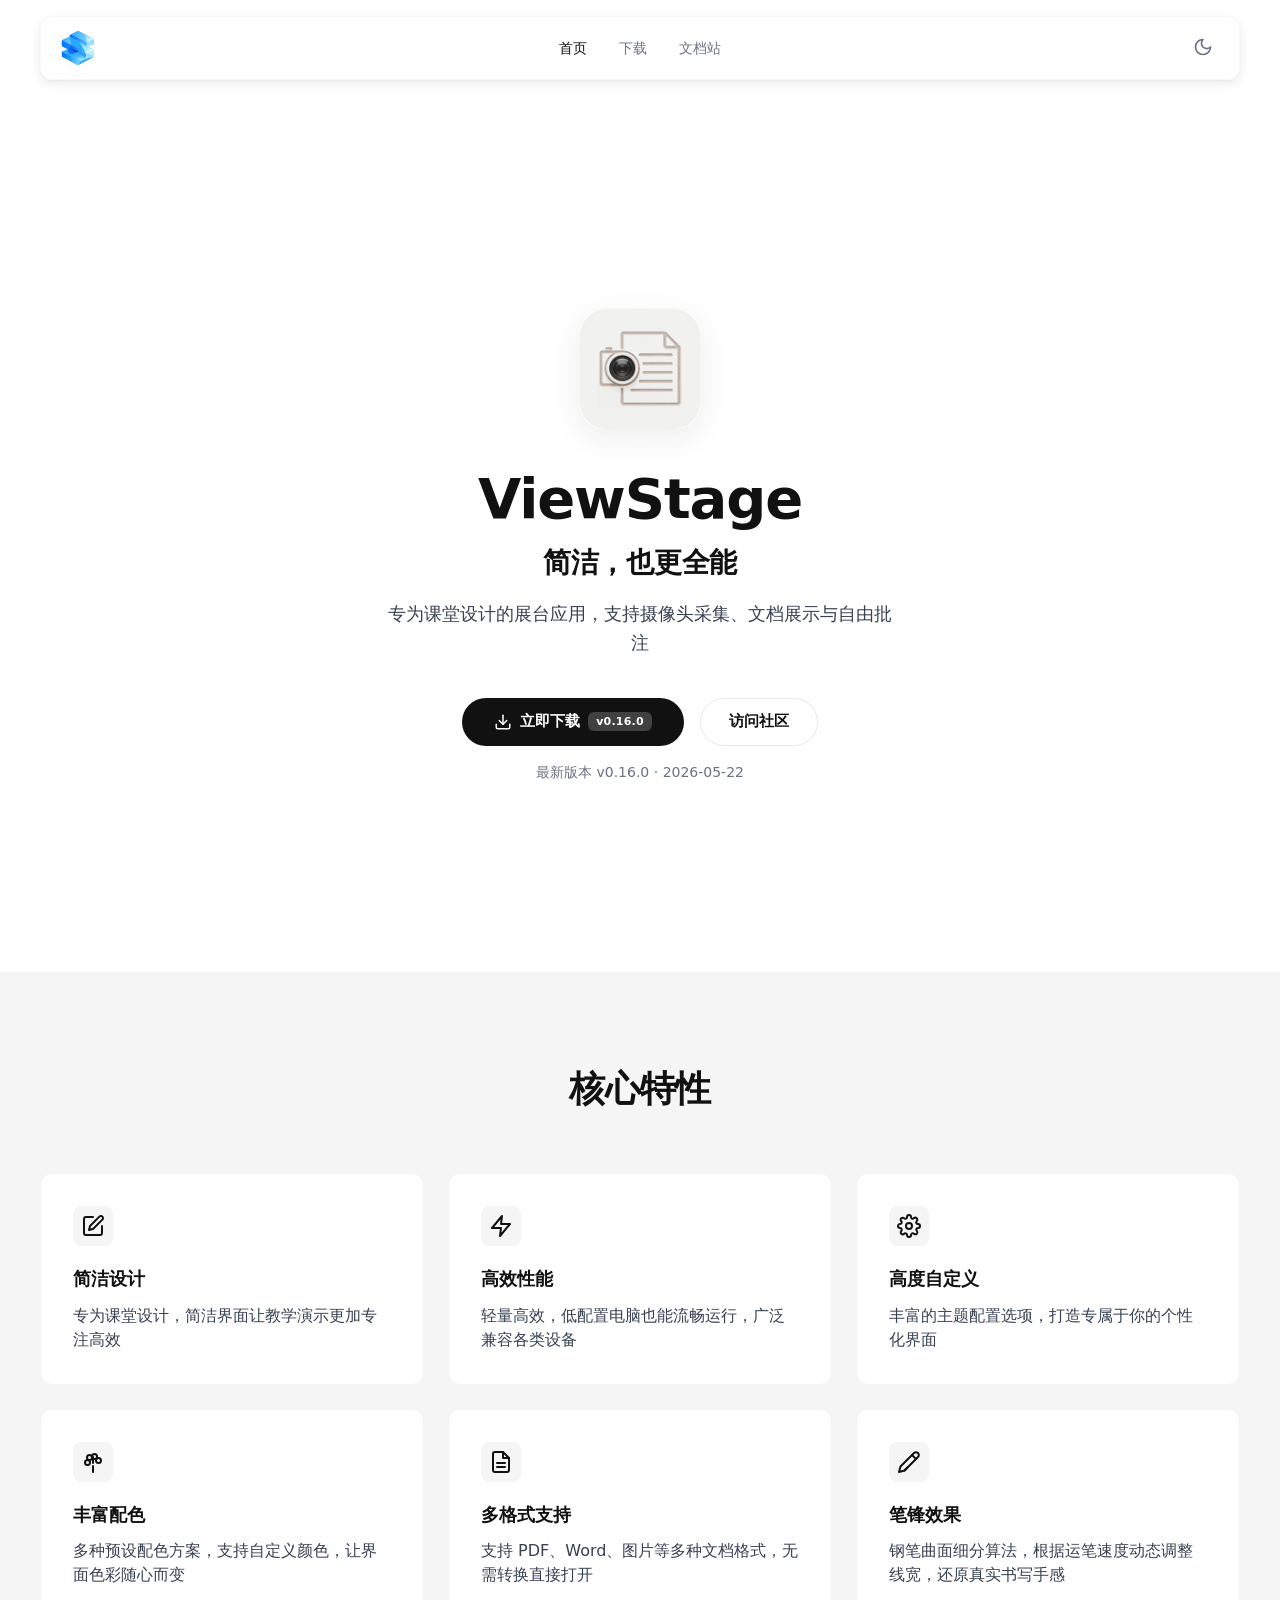
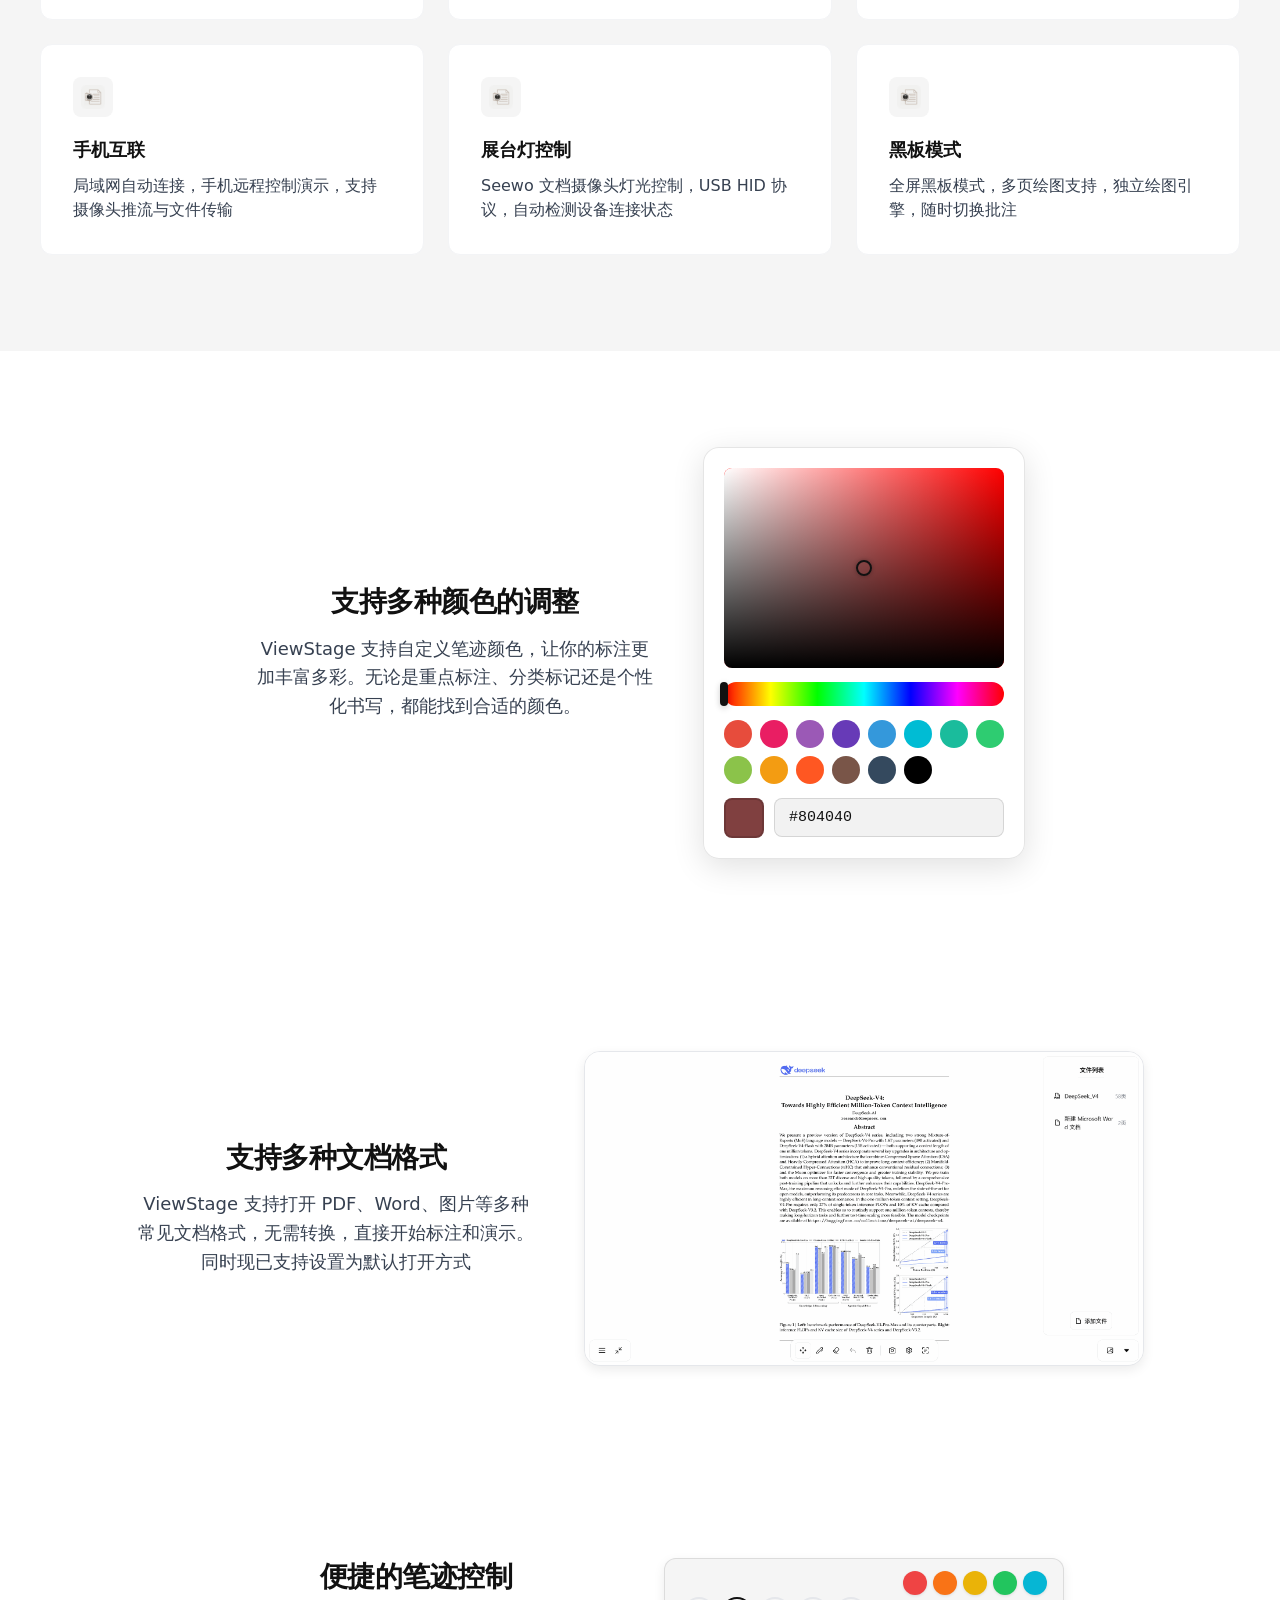
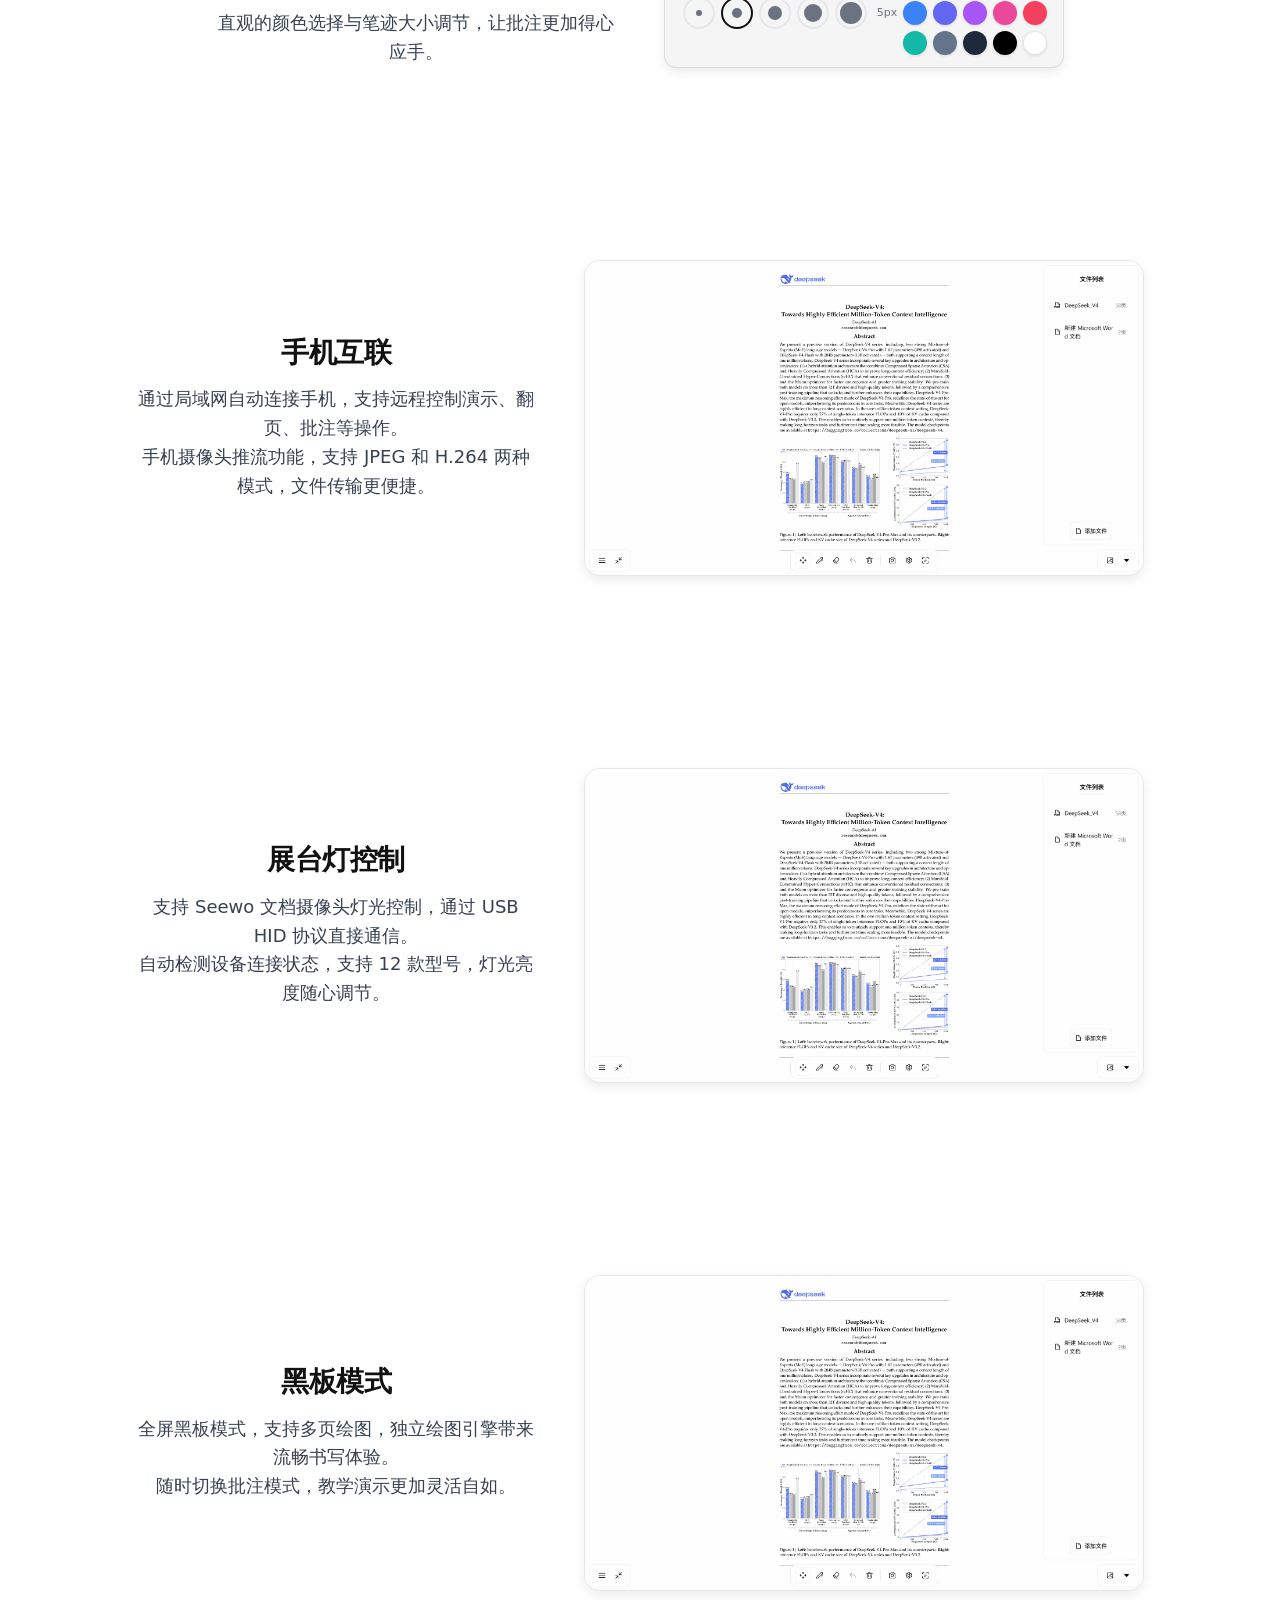
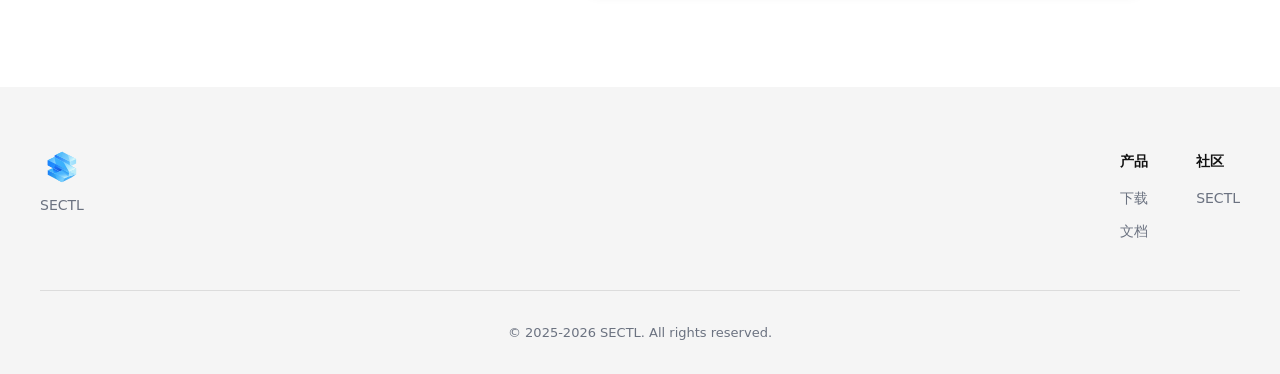
<file: index.html>
<!DOCTYPE html>
<html lang="zh-CN">
<head>
    <meta charset="UTF-8">
    <meta name="viewport" content="width=device-width, initial-scale=1.0">
    <title>ViewStage</title>
    <link rel="icon" type="image/svg+xml" href="SECTL-LOGO.svg">
    <link rel="stylesheet" href="style.css">
</head>
<body>
    <header class="vp-navbar">
        <a href="https://sectl.top" class="vp-navbar-logo" target="_blank">
            <img src="SECTL-LOGO.svg" alt="ViewStage Logo">
        </a>
        <div class="vp-navbar-items-wrapper">
            <nav class="vp-navbar-items">
                <div class="vp-navbar-item">
                    <a href="/" class="route-link-active">首页</a>
                </div>
                <div class="vp-navbar-item">
                    <a href="/download.html">下载</a>
                </div>
                <div class="vp-navbar-item">
                    <a href="/docs">文档站</a>
                </div>
            </nav>
        </div>
        <button class="vp-toggle-color-mode-button" aria-label="切换主题"><svg xmlns="http://www.w3.org/2000/svg" width="20" height="20" viewBox="0 0 24 24" fill="none" stroke="currentColor" stroke-width="2" stroke-linecap="round" stroke-linejoin="round"><path d="M12 3a6 6 0 0 0 9 9 9 9 0 1 1-9-9Z"></path></svg></button>
    </header>
    <main class="vp-home">
        <section class="hero-section">
            <div class="hero-container">
                <div class="hero-logo-wrapper">
                    <img src="logo.png" alt="ViewStage" class="hero-logo">
                </div>
                <h1 class="hero-title">ViewStage</h1>
                <p class="hero-tagline">简洁，也更全能</p>
                <p class="hero-description">专为课堂设计的展台应用，支持摄像头采集、文档展示与自由批注</p>
                <div class="hero-actions">
                    <a href="/download.html" class="btn btn-primary">
                        <svg xmlns="http://www.w3.org/2000/svg" width="18" height="18" viewBox="0 0 24 24" fill="none" stroke="currentColor" stroke-width="2" stroke-linecap="round" stroke-linejoin="round"><path d="M21 15v4a2 2 0 0 1-2 2H5a2 2 0 0 1-2-2v-4"></path><polyline points="7 10 12 15 17 10"></polyline><line x1="12" y1="15" x2="12" y2="3"></line></svg>
                        立即下载
                        <span class="version-badge" id="hero-version-badge">v0.16.0</span>
                    </a>
                    <a href="https://sectl.cn/forum" class="btn btn-secondary">访问社区</a>
                </div>
                <p class="hero-version-hint" id="hero-version-hint">最新版本 <span id="hero-version-number">v0.16.0</span> · <span id="hero-publish-date">2026-05-22</span></p>
            </div>
        </section>
        <section class="features-section">
            <div class="section-container">
                <h2 class="section-title">核心特性</h2>
                <div class="features-grid">
                    <div class="feature-card">
                        <div class="feature-icon">
                            <svg xmlns="http://www.w3.org/2000/svg" width="24" height="24" viewBox="0 0 24 24" fill="none" stroke="currentColor" stroke-width="2" stroke-linecap="round" stroke-linejoin="round"><path d="M12 3H5a2 2 0 0 0-2 2v14a2 2 0 0 0 2 2h14a2 2 0 0 0 2-2v-7"/><path d="M18.375 2.625a2.121 2.121 0 1 1 3 3L12 15l-4 1 1-4Z"/></svg>
                        </div>
                        <h3 class="feature-title">简洁设计</h3>
                        <p class="feature-desc">专为课堂设计，简洁界面让教学演示更加专注高效</p>
                    </div>
                    <div class="feature-card">
                        <div class="feature-icon">
                            <svg xmlns="http://www.w3.org/2000/svg" width="24" height="24" viewBox="0 0 24 24" fill="none" stroke="currentColor" stroke-width="2" stroke-linecap="round" stroke-linejoin="round"><path d="M13 2L3 14h9l-1 8 10-12h-9l1-8z"/></svg>
                        </div>
                        <h3 class="feature-title">高效性能</h3>
                        <p class="feature-desc">轻量高效，低配置电脑也能流畅运行，广泛兼容各类设备</p>
                    </div>
                    <div class="feature-card">
                        <div class="feature-icon">
                            <svg xmlns="http://www.w3.org/2000/svg" width="24" height="24" viewBox="0 0 24 24" fill="none" stroke="currentColor" stroke-width="2" stroke-linecap="round" stroke-linejoin="round"><circle cx="12" cy="12" r="3"></circle><path d="M19.4 15a1.65 1.65 0 0 0 .33 1.82l.06.06a2 2 0 0 1 0 2.83 2 2 0 0 1-2.83 0l-.06-.06a1.65 1.65 0 0 0-1.82-.33 1.65 1.65 0 0 0-1 1.51V21a2 2 0 0 1-2 2 2 2 0 0 1-2-2v-.09A1.65 1.65 0 0 0 9 19.4a1.65 1.65 0 0 0-1.82.33l-.06.06a2 2 0 0 1-2.83 0 2 2 0 0 1 0-2.83l.06-.06a1.65 1.65 0 0 0 .33-1.82 1.65 1.65 0 0 0-1.51-1H3a2 2 0 0 1-2-2 2 2 0 0 1 2-2h.09A1.65 1.65 0 0 0 4.6 9a1.65 1.65 0 0 0-.33-1.82l-.06-.06a2 2 0 0 1 0-2.83 2 2 0 0 1 2.83 0l.06.06a1.65 1.65 0 0 0 1.82.33H9a1.65 1.65 0 0 0 1-1.51V3a2 2 0 0 1 2-2 2 2 0 0 1 2 2v.09a1.65 1.65 0 0 0 1 1.51 1.65 1.65 0 0 0 1.82-.33l.06-.06a2 2 0 0 1 2.83 0 2 2 0 0 1 0 2.83l-.06.06a1.65 1.65 0 0 0-.33 1.82V9a1.65 1.65 0 0 0 1.51 1H21a2 2 0 0 1 2 2 2 2 0 0 1-2 2h-.09a1.65 1.65 0 0 0-1.51 1z"></path></svg>
                        </div>
                        <h3 class="feature-title">高度自定义</h3>
                        <p class="feature-desc">丰富的主题配置选项，打造专属于你的个性化界面</p>
                    </div>
                    <div class="feature-card">
                        <div class="feature-icon">
                            <svg xmlns="http://www.w3.org/2000/svg" width="24" height="24" viewBox="0 0 24 24" fill="none" stroke="currentColor" stroke-width="2" stroke-linecap="round" stroke-linejoin="round"><circle cx="13.5" cy="6.5" r="2.5"/><circle cx="17.5" cy="10.5" r="2.5"/><circle cx="8.5" cy="7.5" r="2.5"/><circle cx="6.5" cy="12.5" r="2.5"/><path d="M12 22v-6"/><path d="M12 13V7"/></svg>
                        </div>
                        <h3 class="feature-title">丰富配色</h3>
                        <p class="feature-desc">多种预设配色方案，支持自定义颜色，让界面色彩随心而变</p>
                    </div>
                    <div class="feature-card">
                        <div class="feature-icon">
                            <svg xmlns="http://www.w3.org/2000/svg" width="24" height="24" viewBox="0 0 24 24" fill="none" stroke="currentColor" stroke-width="2" stroke-linecap="round" stroke-linejoin="round"><path d="M14 2H6a2 2 0 0 0-2 2v16a2 2 0 0 0 2 2h12a2 2 0 0 0 2-2V8z"/><polyline points="14,2 14,8 20,8"/><line x1="16" y1="13" x2="8" y2="13"/><line x1="16" y1="17" x2="8" y2="17"/></svg>
                        </div>
                        <h3 class="feature-title">多格式支持</h3>
                        <p class="feature-desc">支持 PDF、Word、图片等多种文档格式，无需转换直接打开</p>
                    </div>
                    <div class="feature-card">
                        <div class="feature-icon">
                            <svg xmlns="http://www.w3.org/2000/svg" width="24" height="24" viewBox="0 0 24 24" fill="none" stroke="currentColor" stroke-width="2" stroke-linecap="round" stroke-linejoin="round"><path d="M17 3a2.828 2.828 0 1 1 4 4L7.5 20.5 2 22l1.5-5.5L17 3z"/><path d="m15 5 4 4"/><path d="m7.5 20.5 3-3"/></svg>
                        </div>
                        <h3 class="feature-title">笔锋效果</h3>
                        <p class="feature-desc">钢笔曲面细分算法，根据运笔速度动态调整线宽，还原真实书写手感</p>
                    </div>
                    <div class="feature-card">
                        <div class="feature-icon">
                            <img src="logo.png" alt="手机互联" width="24" height="24">
                        </div>
                        <h3 class="feature-title">手机互联</h3>
                        <p class="feature-desc">局域网自动连接，手机远程控制演示，支持摄像头推流与文件传输</p>
                    </div>
                    <div class="feature-card">
                        <div class="feature-icon">
                            <img src="logo.png" alt="展台灯控制" width="24" height="24">
                        </div>
                        <h3 class="feature-title">展台灯控制</h3>
                        <p class="feature-desc">Seewo 文档摄像头灯光控制，USB HID 协议，自动检测设备连接状态</p>
                    </div>
                    <div class="feature-card">
                        <div class="feature-icon">
                            <img src="logo.png" alt="黑板模式" width="24" height="24">
                        </div>
                        <h3 class="feature-title">黑板模式</h3>
                        <p class="feature-desc">全屏黑板模式，多页绘图支持，独立绘图引擎，随时切换批注</p>
                    </div>
                </div>
            </div>
        </section>
        <section class="showcase-section">
            <div class="section-container">
                <div class="showcase-content">
                    <div class="showcase-text">
                        <h2 class="section-title">支持多种颜色的调整</h2>
                        <p class="showcase-desc">ViewStage 支持自定义笔迹颜色，让你的标注更加丰富多彩。无论是重点标注、分类标记还是个性化书写，都能找到合适的颜色。</p>
                    </div>
                    <div class="color-picker-popup-demo active">
                        <div class="color-picker-sv-demo" style="background-color: rgb(255, 0, 0);">
                            <div class="color-picker-sv-white"></div>
                            <div class="color-picker-sv-black"></div>
                            <div class="color-picker-sv-cursor-demo" style="left: 50%; top: 50%;"></div>
                        </div>
                        <div class="color-picker-hue-demo">
                            <div class="color-picker-hue-cursor-demo" style="left: 0px;"></div>
                        </div>
                        <div class="color-picker-presets-demo">
                            <div class="color-picker-preset-demo" style="background-color: rgb(231, 76, 60);"></div>
                            <div class="color-picker-preset-demo" style="background-color: rgb(233, 30, 99);"></div>
                            <div class="color-picker-preset-demo" style="background-color: rgb(155, 89, 182);"></div>
                            <div class="color-picker-preset-demo" style="background-color: rgb(103, 58, 183);"></div>
                            <div class="color-picker-preset-demo" style="background-color: rgb(52, 152, 219);"></div>
                            <div class="color-picker-preset-demo" style="background-color: rgb(0, 188, 212);"></div>
                            <div class="color-picker-preset-demo" style="background-color: rgb(26, 188, 156);"></div>
                            <div class="color-picker-preset-demo" style="background-color: rgb(46, 204, 113);"></div>
                            <div class="color-picker-preset-demo" style="background-color: rgb(139, 195, 74);"></div>
                            <div class="color-picker-preset-demo" style="background-color: rgb(243, 156, 18);"></div>
                            <div class="color-picker-preset-demo" style="background-color: rgb(255, 87, 34);"></div>
                            <div class="color-picker-preset-demo" style="background-color: rgb(121, 85, 72);"></div>
                            <div class="color-picker-preset-demo" style="background-color: rgb(52, 73, 94);"></div>
                            <div class="color-picker-preset-demo" style="background-color: rgb(0, 0, 0);"></div>
                            <div class="color-picker-preset-demo" style="background-color: rgb(255, 255, 255);"></div>
                        </div>
                        <div class="color-picker-input-row-demo">
                            <div class="color-picker-preview-demo" style="background-color: rgb(128, 64, 64);"></div>
                            <input type="text" class="color-picker-input-demo" placeholder="#RRGGBB" value="#804040" readonly>
                        </div>
                    </div>
                </div>
            </div>
        </section>
        <section class="docs-section">
            <div class="section-container">
                <div class="showcase-content">
                    <div class="showcase-text">
                        <h2 class="section-title">支持多种文档格式</h2>
                        <p class="showcase-desc">ViewStage 支持打开 PDF、Word、图片等多种常见文档格式，无需转换，直接开始标注和演示。</p>
                        <p class="showcase-desc">同时现已支持设置为默认打开方式</p>
                    </div>
                    <div class="docs-preview">
                        <img src="doc-light.png" alt="文档预览" class="docs-preview-img light-img">
                        <img src="doc-dark.png" alt="文档预览" class="docs-preview-img dark-img">
                    </div>
                </div>
            </div>
        </section>
        <section class="pen-section">
            <div class="section-container">
                <div class="showcase-content">
                    <div class="showcase-text">
                        <h2 class="section-title">便捷的笔迹控制</h2>
                        <p class="showcase-desc">直观的颜色选择与笔迹大小调节，让批注更加得心应手。</p>
                    </div>
                    <div class="pen-control-panel-demo visible">
                        <div class="pen-size-presets-demo" id="penSizePresetsDemo">
                            <button class="size-preset-btn-demo" data-value="2" title="2px"><span class="size-dot-demo" style="width:6px;height:6px"></span></button>
                            <button class="size-preset-btn-demo active" data-value="5" title="5px"><span class="size-dot-demo" style="width:10px;height:10px"></span></button>
                            <button class="size-preset-btn-demo" data-value="10" title="10px"><span class="size-dot-demo" style="width:14px;height:14px"></span></button>
                            <button class="size-preset-btn-demo" data-value="15" title="15px"><span class="size-dot-demo" style="width:18px;height:18px"></span></button>
                            <button class="size-preset-btn-demo" data-value="21" title="21px"><span class="size-dot-demo" style="width:22px;height:22px"></span></button>
                            <span class="pen-size-label-demo" id="penSizeValueDemo">5px</span>
                        </div>
                        <div class="pen-color-buttons-demo" id="penColorButtonsDemo">
                            <button class="pen-color-btn-demo" data-index="0" title="颜色1" style="background-color: rgb(239, 68, 68);"></button>
                            <button class="pen-color-btn-demo" data-index="1" title="颜色2" style="background-color: rgb(249, 115, 22);"></button>
                            <button class="pen-color-btn-demo" data-index="2" title="颜色3" style="background-color: rgb(234, 179, 8);"></button>
                            <button class="pen-color-btn-demo" data-index="3" title="颜色4" style="background-color: rgb(34, 197, 94);"></button>
                            <button class="pen-color-btn-demo" data-index="4" title="颜色5" style="background-color: rgb(6, 182, 212);"></button>
                            <button class="pen-color-btn-demo" data-index="5" title="颜色6" style="background-color: rgb(59, 130, 246);"></button>
                            <button class="pen-color-btn-demo" data-index="6" title="颜色7" style="background-color: rgb(99, 102, 241);"></button>
                            <button class="pen-color-btn-demo" data-index="7" title="颜色8" style="background-color: rgb(168, 85, 247);"></button>
                            <button class="pen-color-btn-demo" data-index="8" title="颜色9" style="background-color: rgb(236, 72, 153);"></button>
                            <button class="pen-color-btn-demo" data-index="9" title="颜色10" style="background-color: rgb(244, 63, 94);"></button>
                            <button class="pen-color-btn-demo" data-index="10" title="颜色11" style="background-color: rgb(20, 184, 166);"></button>
                            <button class="pen-color-btn-demo" data-index="11" title="颜色12" style="background-color: rgb(100, 116, 139);"></button>
                            <button class="pen-color-btn-demo" data-index="12" title="颜色13" style="background-color: rgb(30, 41, 59);"></button>
                            <button class="pen-color-btn-demo dark-color-demo" data-index="13" title="颜色14" style="background-color: rgb(0, 0, 0);"></button>
                            <button class="pen-color-btn-demo light-color-demo" data-index="14" title="颜色15" style="background-color: rgb(255, 255, 255);"></button>
                        </div>
                    </div>
                </div>
            </div>
        </section>
        <section class="phone-section">
            <div class="section-container">
                <div class="showcase-content">
                    <div class="showcase-text">
                        <h2 class="section-title">手机互联</h2>
                        <p class="showcase-desc">通过局域网自动连接手机，支持远程控制演示、翻页、批注等操作。</p>
                        <p class="showcase-desc">手机摄像头推流功能，支持 JPEG 和 H.264 两种模式，文件传输更便捷。</p>
                    </div>
                    <div class="docs-preview">
                        <img src="doc-light.png" alt="手机互联预览" class="docs-preview-img light-img">
                        <img src="doc-dark.png" alt="手机互联预览" class="docs-preview-img dark-img">
                    </div>
                </div>
            </div>
        </section>
        <section class="light-section">
            <div class="section-container">
                <div class="showcase-content">
                    <div class="showcase-text">
                        <h2 class="section-title">展台灯控制</h2>
                        <p class="showcase-desc">支持 Seewo 文档摄像头灯光控制，通过 USB HID 协议直接通信。</p>
                        <p class="showcase-desc">自动检测设备连接状态，支持 12 款型号，灯光亮度随心调节。</p>
                    </div>
                    <div class="docs-preview">
                        <img src="doc-light.png" alt="展台灯控制预览" class="docs-preview-img light-img">
                        <img src="doc-dark.png" alt="展台灯控制预览" class="docs-preview-img dark-img">
                    </div>
                </div>
            </div>
        </section>
        <section class="blackboard-section">
            <div class="section-container">
                <div class="showcase-content">
                    <div class="showcase-text">
                        <h2 class="section-title">黑板模式</h2>
                        <p class="showcase-desc">全屏黑板模式，支持多页绘图，独立绘图引擎带来流畅书写体验。</p>
                        <p class="showcase-desc">随时切换批注模式，教学演示更加灵活自如。</p>
                    </div>
                    <div class="docs-preview">
                        <img src="doc-light.png" alt="黑板模式预览" class="docs-preview-img light-img">
                        <img src="doc-dark.png" alt="黑板模式预览" class="docs-preview-img dark-img">
                    </div>
                </div>
            </div>
        </section>
    </main>
    <footer class="vp-footer">
        <div class="footer-container">
            <div class="footer-brand">
                <img src="SECTL-LOGO.svg" alt="ViewStage" class="footer-logo">
                <p class="footer-tagline">SECTL</p>
            </div>
            <div class="footer-links">
                <div class="footer-column">
                    <h4>产品</h4>
                    <a href="/download.html">下载</a>
                    <a href="/docs">文档</a>
                </div>
                <div class="footer-column">
                    <h4>社区</h4>
                    <a href="https://sectl.top" target="_blank">SECTL</a>
                </div>
            </div>
        </div>
        <div class="footer-bottom">
            <p>© <span id="current-year"></span> SECTL. All rights reserved.</p>
        </div>
    </footer>
    <script src="main.js"></script>
</body>
</html>
</file>
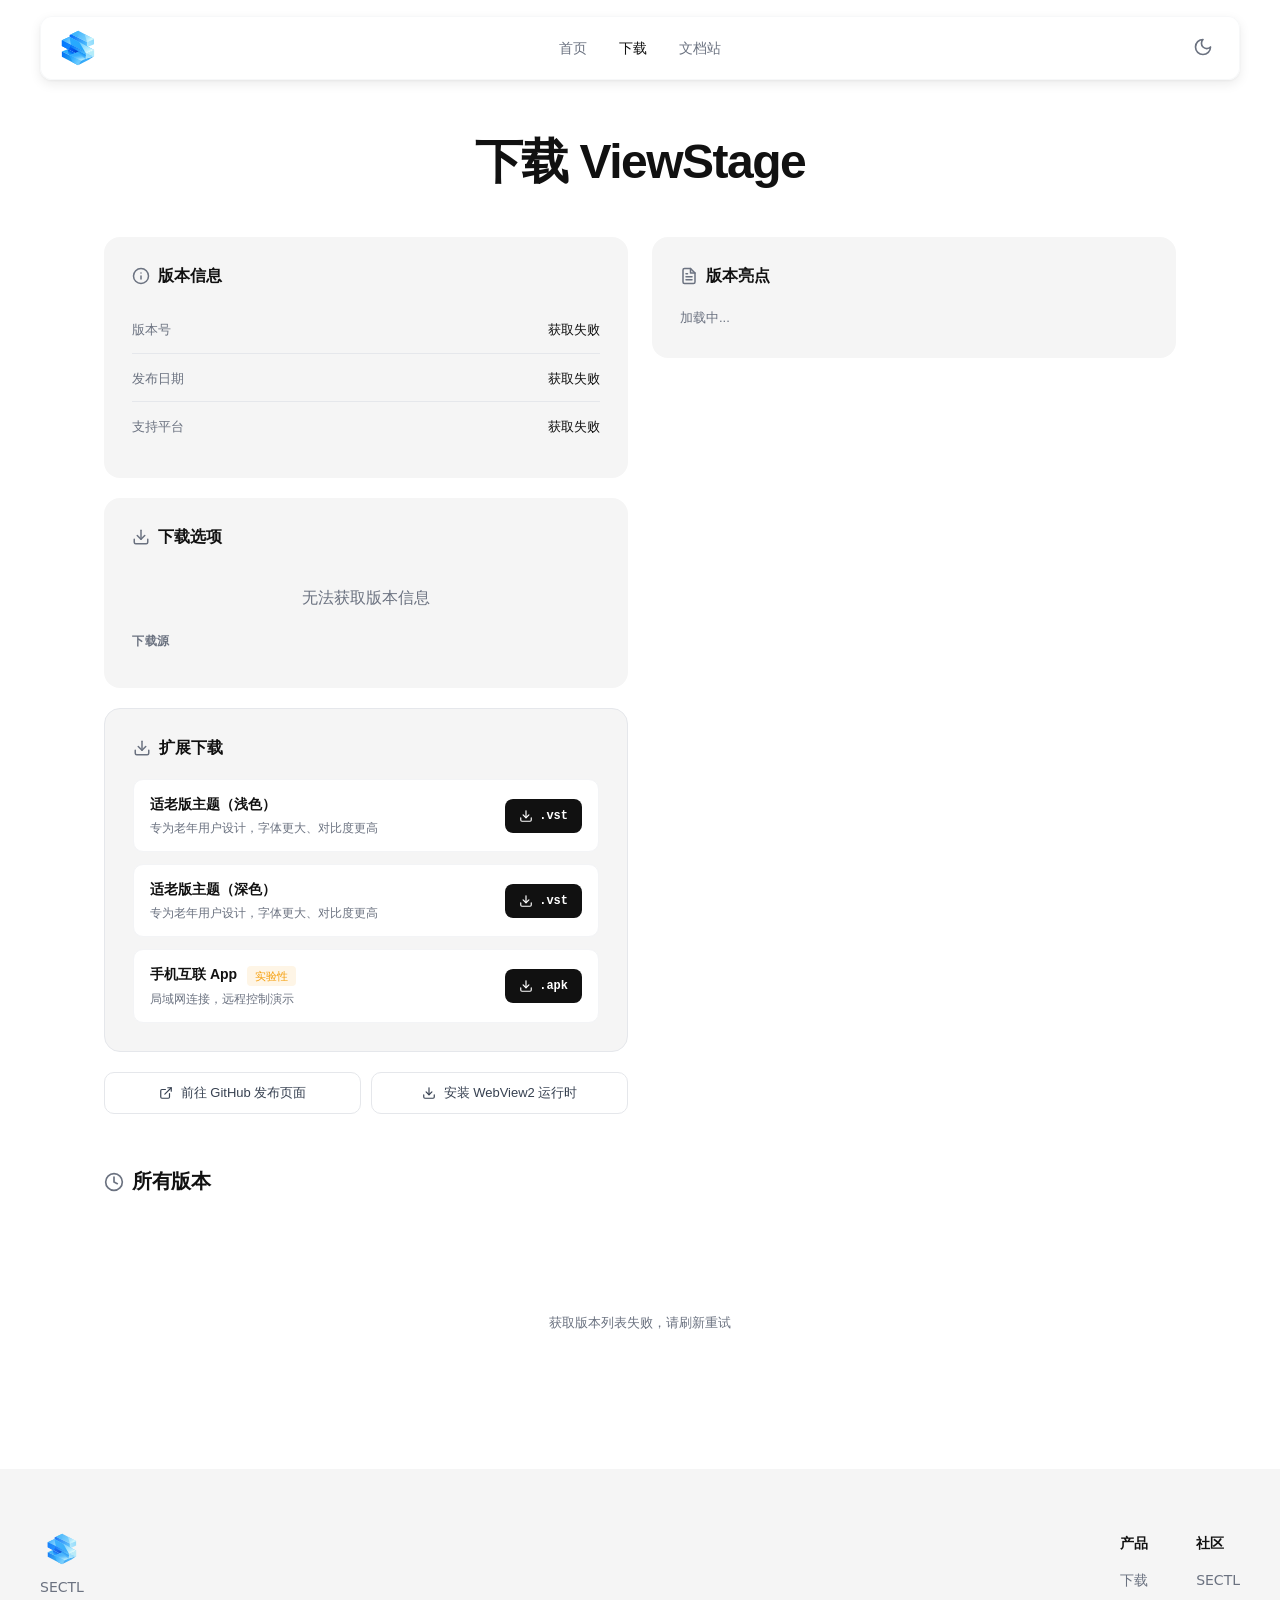
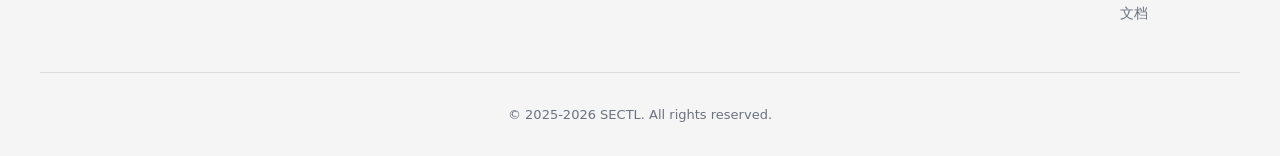
<file: download.html>
<!DOCTYPE html>
<html lang="zh-CN">
<head>
    <meta charset="UTF-8">
    <meta name="viewport" content="width=device-width, initial-scale=1.0">
    <title>下载 - ViewStage</title>
    <link rel="icon" type="image/svg+xml" href="SECTL-LOGO.svg">
    <link rel="stylesheet" href="style.css">
    <link rel="stylesheet" href="download.css">
</head>
<body>
    <header class="vp-navbar">
        <a href="https://sectl.top" class="vp-navbar-logo" target="_blank">
            <img src="SECTL-LOGO.svg" alt="ViewStage Logo">
        </a>
        <div class="vp-navbar-items-wrapper">
            <nav class="vp-navbar-items">
                <div class="vp-navbar-item">
                    <a href="index.html">首页</a>
                </div>
                <div class="vp-navbar-item">
                    <a href="download.html" class="route-link-active">下载</a>
                </div>
                <div class="vp-navbar-item">
                    <a href="/docs">文档站</a>
                </div>
            </nav>
        </div>
        <button class="vp-toggle-color-mode-button" aria-label="切换主题"><svg xmlns="http://www.w3.org/2000/svg" width="20" height="20" viewBox="0 0 24 24" fill="none" stroke="currentColor" stroke-width="2" stroke-linecap="round" stroke-linejoin="round"><path d="M12 3a6 6 0 0 0 9 9 9 9 0 1 1-9-9Z"></path></svg></button>
    </header>

    <main class="download-page">
        <div class="download-header">
            <h1 class="download-title">下载 ViewStage</h1>
        </div>

        <div class="download-main-content">
            <div class="download-left-column">
                <div class="download-card version-card">
                    <h2 class="card-title">
                        <svg xmlns="http://www.w3.org/2000/svg" viewBox="0 0 24 24" fill="none" stroke="currentColor" stroke-width="2" stroke-linecap="round" stroke-linejoin="round"><circle cx="12" cy="12" r="10"></circle><line x1="12" y1="16" x2="12" y2="12"></line><line x1="12" y1="8" x2="12.01" y2="8"></line></svg>
                        版本信息
                    </h2>
                    <div class="version-info" id="version-info">
                        <div class="info-row">
                            <span class="info-label">版本号</span>
                            <span class="info-value" id="version-number">加载中...</span>
                        </div>
                        <div class="info-row">
                            <span class="info-label">发布日期</span>
                            <span class="info-value" id="publish-date">加载中...</span>
                        </div>
                        <div class="info-row">
                            <span class="info-label">支持平台</span>
                            <span class="info-value" id="supported-platforms">加载中...</span>
                        </div>
                    </div>
                </div>

                <div class="download-card options-card" id="download-options-card">
                    <h2 class="card-title">
                        <svg xmlns="http://www.w3.org/2000/svg" viewBox="0 0 24 24" fill="none" stroke="currentColor" stroke-width="2" stroke-linecap="round" stroke-linejoin="round"><path d="M21 15v4a2 2 0 0 1-2 2H5a2 2 0 0 1-2-2v-4"></path><polyline points="7 10 12 15 17 10"></polyline><line x1="12" y1="15" x2="12" y2="3"></line></svg>
                        下载选项
                    </h2>

                    <div id="download-options-placeholder" class="options-placeholder">
                        <div class="options-loading">
                            <div class="loading-spinner"></div>
                            <span>正在获取下载信息...</span>
                        </div>
                    </div>

                    <div class="download-options" id="download-options" style="display:none">
                        <div class="option-group">
                            <label class="option-label">选择平台</label>
                            <div class="option-buttons" id="platform-selector" role="radiogroup" aria-label="选择平台"></div>

                        </div>

                        <div class="option-group" id="arch-group" style="display:none">
                            <label class="option-label">选择架构</label>
                            <div class="option-buttons" id="arch-selector" role="radiogroup" aria-label="选择架构"></div>
                        </div>

                        <div class="option-group">
                            <label class="option-label">选择格式</label>
                            <div class="option-buttons" id="format-selector" role="radiogroup" aria-label="选择格式"></div>
                        </div>
                    </div>

                    <div class="option-group mirror-group">
                        <label class="option-label">下载源</label>
                        <div class="option-buttons" id="mirror-selector" role="radiogroup" aria-label="选择下载源"></div>
                    </div>

                    <div class="download-action" id="download-action" style="display:none">
                        <a href="#" class="download-button" id="download-button" target="_blank">
                            <svg xmlns="http://www.w3.org/2000/svg" viewBox="0 0 24 24" fill="none" stroke="currentColor" stroke-width="2" stroke-linecap="round" stroke-linejoin="round"><path d="M21 15v4a2 2 0 0 1-2 2H5a2 2 0 0 1-2-2v-4"></path><polyline points="7 10 12 15 17 10"></polyline><line x1="12" y1="15" x2="12" y2="3"></line></svg>
                            <span id="download-button-text">下载</span>
                            <span class="file-size-badge" id="file-size-badge"></span>
                        </a>
                        <div class="download-meta" id="download-meta"></div>
                    </div>

                    <div class="download-error" id="download-error" style="display:none">
                        <svg xmlns="http://www.w3.org/2000/svg" viewBox="0 0 24 24" fill="none" stroke="currentColor" stroke-width="2" stroke-linecap="round" stroke-linejoin="round"><circle cx="12" cy="12" r="10"></circle><line x1="12" y1="8" x2="12" y2="12"></line><line x1="12" y1="16" x2="12.01" y2="16"></line></svg>
                        <span>该版本暂无可用下载文件</span>
                    </div>
                </div>

                <div class="download-card theme-card">
                    <h2 class="card-title">
                        <svg xmlns="http://www.w3.org/2000/svg" viewBox="0 0 24 24" fill="none" stroke="currentColor" stroke-width="2" stroke-linecap="round" stroke-linejoin="round"><path d="M21 15v4a2 2 0 0 1-2 2H5a2 2 0 0 1-2-2v-4"></path><polyline points="7 10 12 15 17 10"></polyline><line x1="12" y1="15" x2="12" y2="3"></line></svg>
                        扩展下载
                    </h2>
                    <div class="extension-list">
                        <div class="extension-item">
                            <div class="extension-info">
                                <span class="extension-name">适老版主题（浅色）</span>
                                <span class="extension-desc">专为老年用户设计，字体更大、对比度更高</span>
                            </div>
                            <a href="https://appwrite.sectl.cn/api/software/download?projectSlug=ViewStage&source=server&fileName=com.viewstage.theme.custom.simplify.vst" class="extension-btn" target="_blank">
                                <svg xmlns="http://www.w3.org/2000/svg" width="14" height="14" viewBox="0 0 24 24" fill="none" stroke="currentColor" stroke-width="2" stroke-linecap="round" stroke-linejoin="round"><path d="M21 15v4a2 2 0 0 1-2 2H5a2 2 0 0 1-2-2v-4"></path><polyline points="7 10 12 15 17 10"></polyline><line x1="12" y1="15" x2="12" y2="3"></line></svg>
                                .vst
                            </a>
                        </div>
                        <div class="extension-item">
                            <div class="extension-info">
                                <span class="extension-name">适老版主题（深色）</span>
                                <span class="extension-desc">专为老年用户设计，字体更大、对比度更高</span>
                            </div>
                            <a href="https://appwrite.sectl.cn/api/software/download?projectSlug=ViewStage&source=server&fileName=com.viewstage.theme.custom.dark.vst" class="extension-btn" target="_blank">
                                <svg xmlns="http://www.w3.org/2000/svg" width="14" height="14" viewBox="0 0 24 24" fill="none" stroke="currentColor" stroke-width="2" stroke-linecap="round" stroke-linejoin="round"><path d="M21 15v4a2 2 0 0 1-2 2H5a2 2 0 0 1-2-2v-4"></path><polyline points="7 10 12 15 17 10"></polyline><line x1="12" y1="15" x2="12" y2="3"></line></svg>
                                .vst
                            </a>
                        </div>
                        <div class="extension-item">
                            <div class="extension-info">
                                <span class="extension-name">手机互联 App <span class="extension-badge">实验性</span></span>
                                <span class="extension-desc">局域网连接，远程控制演示</span>
                            </div>
                            <a href="https://appwrite.sectl.cn/api/software/download?projectSlug=ViewStage&source=server&fileName=app-release.apk" class="extension-btn" target="_blank">
                                <svg xmlns="http://www.w3.org/2000/svg" width="14" height="14" viewBox="0 0 24 24" fill="none" stroke="currentColor" stroke-width="2" stroke-linecap="round" stroke-linejoin="round"><path d="M21 15v4a2 2 0 0 1-2 2H5a2 2 0 0 1-2-2v-4"></path><polyline points="7 10 12 15 17 10"></polyline><line x1="12" y1="15" x2="12" y2="3"></line></svg>
                                .apk
                            </a>
                        </div>
                    </div>
                </div>

                <div class="download-actions-secondary">
                    <a href="https://github.com/SECTL/ViewStage/releases" class="action-btn secondary" target="_blank">
                        <svg xmlns="http://www.w3.org/2000/svg" viewBox="0 0 24 24" fill="none" stroke="currentColor" stroke-width="2" stroke-linecap="round" stroke-linejoin="round"><path d="M18 13v6a2 2 0 0 1-2 2H5a2 2 0 0 1-2-2V8a2 2 0 0 1 2-2h6"></path><polyline points="15 3 21 3 21 9"></polyline><line x1="10" y1="14" x2="21" y2="3"></line></svg>
                        前往 GitHub 发布页面
                    </a>
                    <a href="https://developer.microsoft.com/zh-cn/microsoft-edge/webview2/?form=MA13LH#download" class="action-btn secondary" target="_blank">
                        <svg xmlns="http://www.w3.org/2000/svg" viewBox="0 0 24 24" fill="none" stroke="currentColor" stroke-width="2" stroke-linecap="round" stroke-linejoin="round"><path d="M21 15v4a2 2 0 0 1-2 2H5a2 2 0 0 1-2-2v-4"></path><polyline points="7 10 12 15 17 10"></polyline><line x1="12" y1="15" x2="12" y2="3"></line></svg>
                        安装 WebView2 运行时
                    </a>
                </div>
            </div>

            <div class="download-right-column">
                <div class="download-card changelog-card">
                    <h2 class="card-title">
                        <svg xmlns="http://www.w3.org/2000/svg" viewBox="0 0 24 24" fill="none" stroke="currentColor" stroke-width="2" stroke-linecap="round" stroke-linejoin="round"><path d="M14 2H6a2 2 0 0 0-2 2v16a2 2 0 0 0 2 2h12a2 2 0 0 0 2-2V8z"></path><polyline points="14 2 14 8 20 8"></polyline><line x1="16" y1="13" x2="8" y2="13"></line><line x1="16" y1="17" x2="8" y2="17"></line><polyline points="10 9 9 9 8 9"></polyline></svg>
                        版本亮点
                    </h2>
                    <div class="changelog-content" id="changelog-content">
                        <p class="changelog-loading">加载中...</p>
                    </div>
                </div>
            </div>
        </div>

        <section class="version-list-section">
            <div class="version-list-header">
                <h2 class="section-title">
                    <svg xmlns="http://www.w3.org/2000/svg" viewBox="0 0 24 24" fill="none" stroke="currentColor" stroke-width="2" stroke-linecap="round" stroke-linejoin="round"><circle cx="12" cy="12" r="10"></circle><polyline points="12 6 12 12 16 14"></polyline></svg>
                    所有版本
                </h2>
                <span class="version-list-count" id="version-list-count"></span>
            </div>
            <div class="version-list" id="version-list">
                <div class="version-list-loading">
                    <div class="loading-spinner"></div>
                    <span>加载版本列表...</span>
                </div>
            </div>
        </section>
    </main>

    <footer class="vp-footer">
        <div class="footer-container">
            <div class="footer-brand">
                <img src="SECTL-LOGO.svg" alt="ViewStage" class="footer-logo">
                <p class="footer-tagline">SECTL</p>
            </div>
            <div class="footer-links">
                <div class="footer-column">
                    <h4>产品</h4>
                    <a href="/download.html">下载</a>
                    <a href="/docs">文档</a>
                </div>
                <div class="footer-column">
                    <h4>社区</h4>
                    <a href="https://sectl.top" target="_blank">SECTL</a>
                </div>
            </div>
        </div>
        <div class="footer-bottom">
            <p>© <span id="current-year"></span> SECTL. All rights reserved.</p>
        </div>
    </footer>
    <script src="main.js"></script>
    <script src="download.js"></script>
</body>
</html>
</file>
<file: style.css>
* {
    margin: 0;
    padding: 0;
    box-sizing: border-box;
}

:root {
    --font-sans: 'Inter', ui-sans-serif, system-ui, sans-serif, "Apple Color Emoji", "Segoe UI Emoji";
    --font-mono: ui-monospace, SFMono-Regular, Menlo, Monaco, Consolas, monospace;
    
    --radius-xs: 4px;
    --radius-sm: 6px;
    --radius-md: 8px;
    --radius-lg: 12px;
    --radius-xl: 16px;
    
    --ease-in-out: cubic-bezier(.4, 0, .2, 1);
    --transition-normal: .3s var(--ease-in-out);
    --navbar-height: 8vh;
    
    --canvas: #ffffff;
    --surface-card: #f5f5f5;
    --surface-soft: #f8f9fa;
    --surface-strong: #e5e7eb;
    --hairline: #e5e7eb;
    --hairline-soft: #f3f4f6;
    
    --ink: #111111;
    --body-text: #374151;
    --muted: #6b7280;
    --muted-soft: #898989;
    --on-primary: #ffffff;
    --on-dark: #ffffff;
    --on-dark-soft: #a1a1aa;
    
    --primary: #111111;
    --primary-active: #242424;
    --brand-accent: #3b82f6;
    
    --bg-primary: var(--canvas);
    --bg-secondary: var(--surface-card);
    --bg-tertiary: var(--surface-soft);
    
    --text-primary: var(--ink);
    --text-secondary: var(--body-text);
    --text-muted: var(--muted);
    
    --border-color: var(--hairline);
    --border-color-light: var(--hairline-soft);
    
    --navbar-bg: rgba(255, 255, 255, 0.85);
    --navbar-border: rgba(229, 231, 235, 0.3);
    --navbar-shadow: 0 1px 3px rgba(0, 0, 0, 0.05), 0 4px 12px rgba(0, 0, 0, 0.08);
    --navbar-text: var(--ink);
    --navbar-text-muted: var(--muted);
    --hover-bg: var(--surface-soft);
    
    --picker-bg: rgba(255, 255, 255, 0.95);
    --picker-shadow: 0 8px 32px rgba(0, 0, 0, 0.12);
    --picker-border: rgba(0, 0, 0, 0.1);
    --picker-cursor-border: #111111;
    --picker-cursor-shadow: 0 0 4px rgba(0, 0, 0, 0.3);
    --picker-hue-cursor-bg: #111111;
    --picker-hue-shadow: 0 2px 6px rgba(0, 0, 0, 0.2);
    --picker-preset-hover-border: rgba(0, 0, 0, 0.4);
    --picker-preview-border: rgba(0, 0, 0, 0.15);
    --picker-input-bg: rgba(0, 0, 0, 0.05);
    --picker-input-border: rgba(0, 0, 0, 0.12);
    --picker-input-color: #111111;
    
    --pen-panel-bg: #f5f5f5;
    --pen-panel-border: rgba(0, 0, 0, 0.1);
    --pen-panel-shadow: 0 4px 12px rgba(0, 0, 0, 0.08);
    --pen-thumb-bg: #111111;
    --pen-thumb-shadow: 0 1px 3px rgba(0, 0, 0, 0.15);
    --pen-label-color: rgba(0, 0, 0, 0.6);
    --pen-color-border: rgba(0, 0, 0, 0.1);
    
    --footer-bg: #f5f5f5;
    --footer-text: #6b7280;
    --footer-heading: #111111;
    --footer-border: rgba(0, 0, 0, 0.1);
}

html.dark {
    --canvas: #111111;
    --surface-card: #1a1a1a;
    --surface-soft: #222222;
    --surface-strong: #333333;
    --hairline: #333333;
    --hairline-soft: #262626;
    
    --ink: #ffffff;
    --body-text: #d1d5db;
    --muted: #9ca3af;
    --muted-soft: #6b7280;
    --on-primary: #111111;
    --on-dark: #ffffff;
    --on-dark-soft: #a1a1aa;
    
    --primary: #ffffff;
    --primary-active: #e5e5e5;
    
    --bg-primary: var(--canvas);
    --bg-secondary: var(--surface-card);
    --bg-tertiary: var(--surface-soft);
    
    --text-primary: var(--ink);
    --text-secondary: var(--body-text);
    --text-muted: var(--muted);
    
    --border-color: var(--hairline);
    --border-color-light: var(--hairline-soft);
    
    --navbar-bg: rgba(17, 17, 17, 0.85);
    --navbar-border: rgba(51, 51, 51, 0.3);
    --navbar-shadow: 0 1px 3px rgba(0, 0, 0, 0.15), 0 4px 12px rgba(0, 0, 0, 0.25);
    --navbar-text: var(--ink);
    --navbar-text-muted: var(--muted);
    --hover-bg: var(--surface-strong);
    
    --picker-bg: rgba(30, 30, 30, 0.95);
    --picker-shadow: 0 8px 32px rgba(0, 0, 0, 0.35);
    --picker-border: rgba(255, 255, 255, 0.1);
    --picker-cursor-border: #ffffff;
    --picker-cursor-shadow: 0 0 4px rgba(0, 0, 0, 0.5);
    --picker-hue-cursor-bg: #ffffff;
    --picker-hue-shadow: 0 2px 6px rgba(0, 0, 0, 0.3);
    --picker-preset-hover-border: rgba(255, 255, 255, 0.5);
    --picker-preview-border: rgba(255, 255, 255, 0.2);
    --picker-input-bg: rgba(255, 255, 255, 0.1);
    --picker-input-border: rgba(255, 255, 255, 0.15);
    --picker-input-color: #ffffff;
    
    --pen-panel-bg: #1a1a1a;
    --pen-panel-border: rgba(255, 255, 255, 0.1);
    --pen-panel-shadow: 0 4px 12px rgba(0, 0, 0, 0.2);
    --pen-thumb-bg: #ffffff;
    --pen-thumb-shadow: 0 1px 3px rgba(0, 0, 0, 0.2);
    --pen-label-color: rgba(255, 255, 255, 0.6);
    --pen-color-border: rgba(255, 255, 255, 0.1);
    
    --footer-bg: #101010;
    --footer-text: #9ca3af;
    --footer-heading: #ffffff;
    --footer-border: rgba(255, 255, 255, 0.1);
}

html.dark .hero-logo {
    box-shadow: 0 8px 32px rgba(0, 0, 0, 0.3);
}

html.dark .hero-logo:hover {
    box-shadow: 0 12px 40px rgba(0, 0, 0, 0.4);
}

html {
    scroll-behavior: smooth;
}

img {
    -webkit-user-drag: none;
    -khtml-user-drag: none;
    -moz-user-drag: none;
    -o-user-drag: none;
    user-drag: none;
    pointer-events: none;
}

body {
    font-family: var(--font-sans);
    background-color: var(--bg-primary);
    color: var(--text-primary);
    transition: background-color var(--transition-normal), color var(--transition-normal);
    line-height: 1.5;
    font-size: 16px;
}

.vp-navbar {
    position: fixed;
    top: 16px;
    left: 50%;
    transform: translateX(-50%);
    width: calc(100% - 48px);
    max-width: 1200px;
    height: 64px;
    padding: 0 20px;
    border-radius: var(--radius-lg);
    background: var(--navbar-bg);
    backdrop-filter: blur(24px) saturate(200%);
    -webkit-backdrop-filter: blur(24px) saturate(200%);
    box-shadow: var(--navbar-shadow);
    border: 1px solid var(--navbar-border);
    z-index: 100;
    transition: all var(--transition-normal);
    display: flex;
    align-items: center;
    justify-content: center;
}

.vp-navbar::before,
.vp-navbar::after {
    display: none;
}

.vp-navbar .vp-toggle-sidebar-button {
    display: none;
}

.vp-navbar > span:first-of-type {
    display: none;
}

.vp-navbar-logo {
    position: absolute;
    left: 20px;
    display: flex;
    align-items: center;
    height: 36px;
    transition: opacity var(--transition-normal);
}

.vp-navbar-logo img {
    height: 100%;
    width: auto;
    object-fit: contain;
}

.vp-navbar-logo:hover {
    opacity: 0.75;
}

.vp-navbar .vp-navbar-items-wrapper {
    position: absolute;
    left: 50%;
    transform: translateX(-50%);
    display: flex;
    align-items: center;
    justify-content: center;
}

.vp-navbar .vp-navbar-items {
    display: flex;
    align-items: center;
    justify-content: center;
    gap: 4px;
}

.vp-navbar .vp-navbar-item {
    padding: 8px 14px;
    border-radius: var(--radius-md);
    transition: all var(--transition-normal);
}

.vp-navbar .vp-navbar-item a {
    color: var(--navbar-text-muted);
    font-size: 14px;
    font-weight: 500;
    transition: color var(--transition-normal);
    text-decoration: none;
    border-bottom: none;
}

.vp-navbar .vp-navbar-item a::after {
    display: none !important;
    width: 0 !important;
    height: 0 !important;
    border: none !important;
    background: none !important;
}

.vp-navbar .vp-navbar-item:hover {
    background: var(--hover-bg);
}

.vp-navbar .vp-navbar-item:hover a {
    color: var(--navbar-text);
}

.vp-navbar .vp-navbar-item a.route-link-active {
    color: var(--navbar-text);
}

.vp-navbar .vp-navbar-item a.route-link-active::after {
    display: none !important;
    width: 0 !important;
    height: 0 !important;
    border: none !important;
    background: none !important;
}

.vp-navbar .vp-navbar-dropdown-wrapper {
    display: none;
}

.vp-navbar .vp-toggle-color-mode-button {
    position: absolute !important;
    right: 16px !important;
    left: auto !important;
    padding: 10px;
    border-radius: var(--radius-md);
    border: none;
    background: transparent;
    outline: none;
    transition: all var(--transition-normal);
    color: var(--navbar-text-muted);
    cursor: pointer;
}

.vp-navbar .vp-toggle-color-mode-button:hover {
    background: var(--hover-bg);
    color: var(--navbar-text);
}

.vp-navbar .vp-toggle-color-mode-button:focus,
.vp-navbar .vp-toggle-color-mode-button:focus-visible {
    outline: none;
    box-shadow: none;
}

.vp-sidebar {
    top: calc(var(--navbar-height) + 24px);
}

.vp-page,
.vp-home {
    padding-top: calc(var(--navbar-height) + 48px);
    padding-left: 0;
    padding-right: 0;
}

.hero-section {
    min-height: calc(100vh - 48px);
    display: flex;
    align-items: center;
    justify-content: center;
    padding: 0px 10px;
    text-align: center;
}

.hero-container {
    max-width: 680px;
    margin: 0 auto;
    animation: fadeIn 0.8s ease-out;
}

@keyframes fadeIn {
    from {
        opacity: 0;
        transform: translateY(20px);
    }
    to {
        opacity: 1;
        transform: translateY(0);
    }
}

.hero-logo-wrapper {
    margin-bottom: 32px;
}

.hero-logo {
    width: 120px;
    height: 120px;
    border-radius: 24px;
    box-shadow: 0 8px 32px rgba(0, 0, 0, 0.08);
    transition: transform 0.3s ease, box-shadow 0.3s ease;
}

.hero-logo:hover {
    transform: scale(1.05);
    box-shadow: 0 12px 40px rgba(0, 0, 0, 0.12);
}

.hero-title {
    font-size: 56px;
    font-weight: 700;
    color: var(--text-primary);
    margin-bottom: 12px;
    letter-spacing: -0.02em;
    line-height: 1.1;
}

.hero-tagline {
    font-size: 28px;
    font-weight: 600;
    color: var(--text-primary);
    margin-bottom: 16px;
    letter-spacing: -0.01em;
}

.hero-description {
    font-size: 18px;
    color: var(--text-secondary);
    margin-bottom: 40px;
    line-height: 1.6;
    max-width: 520px;
    margin-left: auto;
    margin-right: auto;
}

.hero-actions {
    display: flex;
    gap: 16px;
    justify-content: center;
    flex-wrap: wrap;
    margin-bottom: 16px;
}

.hero-version-hint {
    font-size: 14px;
    color: var(--text-muted);
    text-align: center;
}

.version-badge {
    display: inline-flex;
    align-items: center;
    padding: 2px 8px;
    font-size: 11px;
    font-weight: 600;
    background: rgba(255, 255, 255, 0.2);
    border-radius: 6px;
    line-height: 1.4;
    letter-spacing: 0.02em;
}

html.dark .version-badge {
    background: rgba(0, 0, 0, 0.2);
}

.btn {
    display: inline-flex;
    align-items: center;
    justify-content: center;
    gap: 8px;
    padding: 14px 28px;
    height: 48px;
    font-size: 15px;
    font-weight: 600;
    text-decoration: none;
    border-radius: 980px;
    transition: all 0.25s cubic-bezier(0.4, 0, 0.2, 1);
    cursor: pointer;
    border: none;
}

.btn-primary {
    background: var(--primary);
    color: var(--on-primary);
    padding: 14px 32px;
}

.btn-primary:hover {
    background: var(--primary-active);
    transform: scale(1.02);
    box-shadow: 0 4px 16px rgba(0, 0, 0, 0.12);
}

.btn-primary:active {
    transform: scale(0.98);
    box-shadow: none;
}

html.dark .btn-primary:hover {
    box-shadow: 0 4px 20px rgba(0, 0, 0, 0.35);
}

.btn-secondary {
    background: transparent;
    color: var(--text-primary);
    border: 1.5px solid var(--border-color);
}

.btn-secondary:hover {
    background: var(--hover-bg);
    border-color: var(--text-muted);
}

.btn-secondary:active {
    transform: scale(0.98);
}

.features-section {
    padding: 96px 24px;
    background: var(--bg-secondary);
}

.section-container {
    max-width: 1200px;
    margin: 0 auto;
}

.section-title {
    font-size: 36px;
    font-weight: 600;
    color: var(--text-primary);
    text-align: center;
    margin-bottom: 64px;
    letter-spacing: -0.02em;
    line-height: 1.15;
}

.features-grid {
    display: grid;
    grid-template-columns: repeat(3, 1fr);
    gap: 24px;
}

.feature-card {
    background: var(--bg-primary);
    padding: 32px;
    border-radius: var(--radius-lg);
    border: 1px solid var(--border-color-light);
    transition: transform var(--transition-normal), box-shadow var(--transition-normal), border-color var(--transition-normal);
}

.feature-card:hover {
    transform: translateY(-2px);
    box-shadow: 0 8px 24px rgba(0, 0, 0, 0.06);
    border-color: var(--border-color);
}

.feature-card:active {
    transform: translateY(0);
}

html.dark .feature-card:hover {
    box-shadow: 0 8px 24px rgba(0, 0, 0, 0.25);
}

.feature-icon {
    width: 40px;
    height: 40px;
    display: flex;
    align-items: center;
    justify-content: center;
    background: var(--bg-secondary);
    border-radius: var(--radius-md);
    margin-bottom: 20px;
    color: var(--text-primary);
}

.feature-icon img {
    width: 24px;
    height: 24px;
    object-fit: contain;
}

.feature-title {
    font-size: 18px;
    font-weight: 600;
    color: var(--text-primary);
    margin-bottom: 12px;
    line-height: 1.4;
}

.feature-desc {
    font-size: 16px;
    color: var(--text-secondary);
    line-height: 1.5;
}

.showcase-section {
    padding: 96px 24px;
    background: var(--bg-primary);
}

.showcase-section .section-container {
    max-width: 900px;
}

.showcase-content {
    max-width: 1200px;
    margin: 0 auto;
    display: flex;
    align-items: center;
    justify-content: center;
    gap: 48px;
}

.showcase-text {
    flex: 0 0 auto;
    text-align: center;
    max-width: 400px;
}

.showcase-text .section-title {
    font-family: 'Inter', ui-sans-serif, system-ui, sans-serif;
    font-size: 28px;
    font-weight: 600;
    color: var(--ink);
    line-height: 1.2;
    letter-spacing: -0.5px;
    margin-bottom: 16px;
}

.showcase-desc {
    font-family: 'Inter', ui-sans-serif, system-ui, sans-serif;
    font-size: 18px;
    font-weight: 400;
    color: var(--body-text);
    line-height: 1.6;
}

.color-picker-popup-demo {
    background: var(--picker-bg);
    backdrop-filter: blur(10px);
    -webkit-backdrop-filter: blur(10px);
    border-radius: var(--radius-xl);
    padding: 20px;
    box-shadow: var(--picker-shadow);
    border: 1px solid var(--picker-border);
    transition: background var(--transition-normal), box-shadow var(--transition-normal), border-color var(--transition-normal), transform var(--transition-normal);
}

.color-picker-popup-demo:hover {
    box-shadow: 0 12px 40px rgba(0, 0, 0, 0.14);
    transform: translateY(-1px);
}

html.dark .color-picker-popup-demo:hover {
    box-shadow: 0 12px 44px rgba(0, 0, 0, 0.35);
}

.color-picker-sv-demo {
    width: 280px;
    height: 200px;
    position: relative;
    border-radius: var(--radius-md);
    overflow: hidden;
    cursor: crosshair;
    margin-bottom: 14px;
}

.color-picker-sv-white {
    position: absolute;
    top: 0;
    left: 0;
    right: 0;
    bottom: 0;
    background: linear-gradient(to right, #fff, transparent);
}

.color-picker-sv-black {
    position: absolute;
    top: 0;
    left: 0;
    right: 0;
    bottom: 0;
    background: linear-gradient(to top, #000, transparent);
}

.color-picker-sv-cursor-demo {
    position: absolute;
    width: 16px;
    height: 16px;
    border: 2px solid var(--picker-cursor-border);
    border-radius: 50%;
    transform: translate(-50%, -50%);
    box-shadow: var(--picker-cursor-shadow);
    pointer-events: none;
}

.color-picker-hue-demo {
    width: 280px;
    height: 24px;
    border-radius: 12px;
    background: linear-gradient(to right, 
        #ff0000, #ffff00, #00ff00, #00ffff, #0000ff, #ff00ff, #ff0000);
    position: relative;
    cursor: pointer;
    margin-bottom: 14px;
}

.color-picker-hue-cursor-demo {
    position: absolute;
    top: 50%;
    width: 8px;
    height: 24px;
    background: var(--picker-hue-cursor-bg);
    border-radius: 4px;
    transform: translate(-50%, -50%);
    box-shadow: var(--picker-hue-shadow);
    pointer-events: none;
}

.color-picker-presets-demo {
    display: flex;
    flex-wrap: wrap;
    gap: 8px;
    margin-bottom: 14px;
    max-width: 280px;
}

.color-picker-preset-demo {
    width: 28px;
    height: 28px;
    border-radius: 50%;
    cursor: pointer;
    border: 2px solid transparent;
    transition: transform 0.1s ease, border-color 0.1s ease;
}

.color-picker-preset-demo:hover {
    transform: scale(1.2);
    border-color: var(--picker-preset-hover-border);
}

.color-picker-input-row-demo {
    display: flex;
    align-items: center;
    gap: 10px;
}

.color-picker-preview-demo {
    width: 40px;
    height: 40px;
    border-radius: var(--radius-md);
    border: 2px solid var(--picker-preview-border);
    flex-shrink: 0;
}

.color-picker-input-demo {
    flex: 1;
    background: var(--picker-input-bg);
    border: 1px solid var(--picker-input-border);
    border-radius: var(--radius-md);
    padding: 10px 14px;
    color: var(--picker-input-color);
    font-size: 15px;
    font-family: monospace;
    outline: none;
    transition: border-color 0.15s ease;
}

.color-picker-input-demo:focus {
    border-color: var(--brand-accent);
}

.color-picker-btns-demo {
    display: flex;
    flex-direction: column;
    gap: 6px;
    align-self: flex-start;
    margin-top: 4px;
}

.color-picker-btn-demo {
    display: inline-flex;
    align-items: center;
    justify-content: center;
    gap: 6px;
    background: #ffffff;
    border: none;
    border-radius: var(--radius-md);
    padding: 12px 20px;
    height: 40px;
    color: #111111;
    font-size: 14px;
    font-weight: 600;
    cursor: pointer;
    transition: background 0.15s ease;
    min-width: 70px;
}

.color-picker-btn-demo:hover {
    background: #e5e5e5;
}

.color-picker-btn-demo:active {
    background: #d4d4d4;
}

.color-picker-btn-cancel-demo {
    background: #2a2a2a;
    border: 1px solid rgba(255, 255, 255, 0.1);
    color: #ffffff;
}

.color-picker-btn-cancel-demo:hover {
    background: #3a3a3a;
}

.color-picker-btn-cancel-demo:active {
    background: #3a3a3a;
}

.docs-section {
    padding: 96px 24px;
    background: var(--canvas);
}

.docs-section .section-container {
    max-width: 900px;
}

.doc-formats {
    display: flex;
    flex-direction: column;
    gap: 12px;
    margin-top: 24px;
}

.doc-format-item {
    display: flex;
    align-items: center;
    gap: 12px;
    font-family: 'Inter', ui-sans-serif, system-ui, sans-serif;
    font-size: 16px;
    font-weight: 400;
    color: var(--body-text);
    padding: 12px 16px;
    background: var(--surface-card);
    border-radius: var(--radius-md);
    border: none;
}

.doc-format-item svg {
    color: var(--ink);
    flex-shrink: 0;
}

.docs-preview {
    flex: 0 0 auto;
    display: flex;
    align-items: center;
    justify-content: center;
}

.docs-preview-img {
    width: 560px;
    max-width: 100%;
    background: var(--canvas);
    border-radius: var(--radius-xl);
    box-shadow: 0 4px 12px rgba(0, 0, 0, 0.08);
    border: 1px solid var(--hairline);
    transition: transform var(--transition-normal), box-shadow var(--transition-normal);
}

.docs-preview-img:hover {
    transform: scale(1.01);
    box-shadow: 0 8px 24px rgba(0, 0, 0, 0.1);
}

html.dark .docs-preview-img:hover {
    box-shadow: 0 8px 28px rgba(0, 0, 0, 0.35);
}

.docs-preview-img.light-img {
    display: block;
}

.docs-preview-img.dark-img {
    display: none;
}

html.dark .docs-preview-img.light-img {
    display: none;
}

html.dark .docs-preview-img.dark-img {
    display: block;
}

.phone-section,
.light-section,
.blackboard-section {
    padding: 96px 24px;
    background: var(--canvas);
}

.phone-section .section-container,
.light-section .section-container,
.blackboard-section .section-container {
    max-width: 900px;
}

.pen-section {
    padding: 96px 24px;
    background: var(--bg-primary);
}

.pen-section .section-container {
    max-width: 900px;
}

.pen-control-panel-demo {
    display: flex;
    flex-direction: row;
    align-items: center;
    gap: 4px;
    padding: 12px 16px;
    background: var(--pen-panel-bg);
    border-radius: var(--radius-lg);
    border: 1px solid var(--pen-panel-border);
    box-shadow: var(--pen-panel-shadow);
    transition: background var(--transition-normal), box-shadow var(--transition-normal), border-color var(--transition-normal), transform var(--transition-normal);
}

.pen-control-panel-demo:hover {
    box-shadow: 0 8px 24px rgba(0, 0, 0, 0.1);
    transform: translateY(-1px);
}

html.dark .pen-control-panel-demo:hover {
    box-shadow: 0 8px 28px rgba(0, 0, 0, 0.3);
}

.pen-size-presets-demo {
    display: flex;
    flex-direction: row;
    align-items: center;
    gap: 6px;
    padding: 0 2px;
}

.size-preset-btn-demo {
    width: 32px;
    height: 32px;
    border-radius: 50%;
    border: 2px solid var(--hairline);
    background: var(--bg-secondary);
    cursor: pointer;
    display: flex;
    align-items: center;
    justify-content: center;
    transition: all 0.15s ease;
    padding: 0;
}

.size-preset-btn-demo:hover {
    border-color: var(--text-primary);
    transform: scale(1.1);
}

.size-preset-btn-demo.active {
    border-color: var(--text-primary);
    background: var(--bg-secondary);
}

.size-dot-demo {
    display: block;
    border-radius: 50%;
    background: var(--text-muted);
    flex-shrink: 0;
    transition: all 0.15s ease;
}

.size-preset-btn-demo:hover .size-dot-demo {
    background: var(--text-primary);
}

.pen-size-label-demo {
    font-size: 11px;
    font-weight: 500;
    color: var(--text-muted);
    margin-left: 4px;
}

.pen-color-buttons-demo {
    display: grid;
    grid-template-columns: repeat(5, 1fr);
    grid-template-rows: repeat(3, 1fr);
    gap: 6px;
    justify-items: center;
}

.pen-color-btn-demo {
    width: 24px;
    height: 24px;
    border-radius: 50%;
    border: 2px solid transparent;
    cursor: pointer;
    transition: all 0.15s ease;
    padding: 0;
    box-shadow: 0 1px 3px rgba(0, 0, 0, 0.1);
}

.pen-color-btn-demo:hover {
    transform: scale(1.15);
    box-shadow: 0 4px 12px rgba(0, 0, 0, 0.2);
}

.pen-color-btn-demo.active {
    border: 2px solid var(--text-primary);
    box-shadow: 0 0 0 2px var(--pen-panel-bg);
}

.pen-color-btn-demo.dark-color-demo {
    border: 1px solid var(--pen-color-border);
}

.pen-color-btn-demo.light-color-demo {
    border: 1px solid var(--pen-color-border);
}

.vp-footer {
    background: var(--footer-bg);
    padding: 64px 24px 32px;
    color: var(--footer-text);
    transition: background var(--transition-normal), color var(--transition-normal);
}

.footer-container {
    max-width: 1200px;
    margin: 0 auto;
    display: flex;
    justify-content: space-between;
    align-items: flex-start;
    gap: 48px;
    padding-bottom: 48px;
}

.footer-brand {
    display: flex;
    flex-direction: column;
    gap: 12px;
}

.footer-logo {
    height: 32px;
    width: auto;
    opacity: 0.9;
}

.footer-tagline {
    font-size: 14px;
    color: var(--footer-text);
}

.footer-links {
    display: flex;
    gap: 48px;
}

.footer-column {
    display: flex;
    flex-direction: column;
    gap: 12px;
}

.footer-column h4 {
    font-size: 14px;
    font-weight: 600;
    color: var(--footer-heading);
    margin-bottom: 4px;
}

.footer-column a {
    font-size: 14px;
    color: var(--footer-text);
    text-decoration: none;
    transition: color var(--transition-normal);
}

.footer-column a:hover {
    color: var(--footer-heading);
}

.footer-bottom {
    max-width: 1200px;
    margin: 0 auto;
    padding-top: 32px;
    border-top: 1px solid var(--footer-border);
}

.footer-bottom p {
    font-size: 13px;
    color: var(--footer-text);
    text-align: center;
}

@media (max-width: 1024px) {
    .features-grid {
        grid-template-columns: repeat(2, 1fr);
    }
    
    .showcase-content {
        gap: 40px;
    }
}

@media (max-width: 768px) {
    .vp-navbar {
        width: calc(100% - 24px);
        height: 56px;
        top: 12px;
    }
    
    .vp-navbar-logo {
        left: 16px;
        height: 32px;
    }
    
    .vp-navbar-logo img {
        height: 100%;
    }
    
    .vp-home {
        padding-top: calc(var(--navbar-height) + 32px);
    }
    
    .hero-section {
        min-height: auto;
        padding: 48px 20px 64px;
    }
    
    .hero-logo {
        width: 96px;
        height: 96px;
        border-radius: 20px;
    }
    
    .hero-logo:hover {
        transform: none;
        box-shadow: 0 8px 32px rgba(0, 0, 0, 0.08);
    }
    
    .hero-title {
        font-size: 36px;
    }
    
    .hero-tagline {
        font-size: 20px;
    }
    
    .hero-description {
        font-size: 16px;
        margin-bottom: 32px;
    }
    
    .btn {
        padding: 12px 24px;
        height: 44px;
        font-size: 14px;
    }
    
    .btn-primary:hover {
        transform: none;
        box-shadow: none;
    }
    
    .btn-secondary:active {
        transform: none;
    }
    
    .features-section {
        padding: 64px 16px;
    }
    
    .section-title {
        font-size: 28px;
        margin-bottom: 40px;
    }
    
    .features-grid {
        grid-template-columns: 1fr;
        gap: 16px;
    }
    
    .feature-card {
        padding: 24px;
    }
    
    .feature-card:hover {
        transform: none;
        box-shadow: none;
        border-color: var(--border-color-light);
    }
    
    .showcase-section {
        padding: 64px 16px;
    }
    
    .showcase-section .section-title,
    .showcase-text .section-title {
        font-size: 24px;
        letter-spacing: -0.3px;
    }
    
    .showcase-content {
        flex-direction: column;
        gap: 32px;
    }
    
    .showcase-text {
        flex: none;
        text-align: left;
        margin-bottom: 8px;
    }
    
    .showcase-desc {
        font-size: 16px;
    }
    
    .docs-section {
        padding: 64px 16px;
    }
    
    .docs-preview-img {
        width: 100%;
        max-width: 320px;
    }
    
    .docs-preview-img:hover {
        transform: none;
        box-shadow: 0 4px 12px rgba(0, 0, 0, 0.08);
    }
    
    .phone-section,
    .light-section,
    .blackboard-section {
        padding: 64px 16px;
    }
    
    .pen-section {
        padding: 64px 16px;
    }
    
    .pen-control-panel-demo {
        padding: 12px 16px;
    }
    
    .pen-control-panel-demo:hover {
        transform: none;
        box-shadow: var(--pen-panel-shadow);
    }
    
    .color-picker-popup-demo:hover {
        transform: none;
        box-shadow: var(--picker-shadow);
    }
    
    .pen-color-btn-demo {
        width: 24px;
        height: 24px;
    }
    
    .pen-color-buttons-demo {
        gap: 6px;
    }
    
    .size-preset-btn-demo {
        width: 28px;
        height: 28px;
    }
    
    .pen-control-panel-demo {
        padding: 10px 12px;
    }
    
    .color-picker-popup-demo {
        padding: 16px;
    }
    
    .color-picker-sv-demo {
        width: 240px;
        height: 170px;
    }
    
    .color-picker-hue-demo {
        width: 240px;
    }
    
    .color-picker-presets-demo {
        max-width: 240px;
    }
    
    .color-picker-preset-demo {
        width: 24px;
        height: 24px;
    }
    
    .color-picker-preview-demo {
        width: 30px;
        height: 30px;
    }
    
    .color-picker-input-demo {
        padding: 6px 10px;
        font-size: 13px;
    }
    
    .color-picker-btn-demo {
        padding: 10px 16px;
        height: 36px;
        font-size: 13px;
        min-width: 60px;
    }
    
    .vp-footer {
        padding: 48px 16px 24px;
    }
    
    .footer-container {
        flex-direction: column;
        gap: 32px;
        padding-bottom: 32px;
    }
    
    .footer-links {
        gap: 32px;
    }
}
</file>
<file: download.css>
.download-page {
  min-height: calc(100vh - var(--navbar-height));
  padding: calc(var(--navbar-height) + 64px) 5% 96px 5%;
  max-width: 1200px;
  margin: 0 auto;
}

.download-header {
  text-align: center;
  margin-bottom: 48px;
}

.download-title {
  font-family: Inter, -apple-system, BlinkMacSystemFont, "Segoe UI", Roboto, sans-serif;
  font-size: 48px;
  font-weight: 700;
  line-height: 1.1;
  letter-spacing: -1.5px;
  color: var(--text-primary);
  margin-bottom: 8px;
}

.download-subtitle {
  font-family: Inter, -apple-system, BlinkMacSystemFont, "Segoe UI", Roboto, sans-serif;
  font-size: 16px;
  font-weight: 400;
  color: var(--text-muted);
}

.download-main-content {
  display: grid;
  grid-template-columns: 1fr 1fr;
  gap: 24px;
  max-width: 1200px;
  margin: 0 auto 56px;
}

.download-left-column {
  display: flex;
  flex-direction: column;
  gap: 20px;
}

.download-right-column {
  display: flex;
  flex-direction: column;
}

.download-card {
  background: var(--bg-secondary);
  border-radius: 16px;
  padding: 28px;
  transition: box-shadow 0.3s ease, background-color var(--transition-normal), transform 0.3s ease;
}

.download-card:hover {
  box-shadow: 0 4px 24px rgba(0, 0, 0, 0.06);
  transform: translateY(-1px);
}

html.dark .download-card:hover {
  box-shadow: 0 4px 24px rgba(0, 0, 0, 0.3);
}

.card-title {
  font-family: Inter, -apple-system, BlinkMacSystemFont, "Segoe UI", Roboto, sans-serif;
  font-size: 16px;
  font-weight: 600;
  line-height: 1.4;
  color: var(--text-primary);
  margin-bottom: 20px;
  display: flex;
  align-items: center;
  gap: 8px;
}

.card-title svg {
  width: 18px;
  height: 18px;
  color: var(--text-muted);
  flex-shrink: 0;
}

.version-info {
  display: flex;
  flex-direction: column;
  gap: 2px;
}

.info-row {
  display: flex;
  justify-content: space-between;
  align-items: center;
  padding: 13px 0;
  border-bottom: 1px solid var(--border-color);
}

.info-row:last-child {
  border-bottom: none;
}

.info-label {
  font-family: Inter, -apple-system, BlinkMacSystemFont, "Segoe UI", Roboto, sans-serif;
  font-size: 13px;
  font-weight: 400;
  line-height: 1.5;
  color: var(--text-muted);
}

.info-value {
  font-family: Inter, -apple-system, BlinkMacSystemFont, "Segoe UI", Roboto, sans-serif;
  font-size: 13px;
  font-weight: 500;
  line-height: 1.5;
  color: var(--text-primary);
  text-align: right;
  display: flex;
  align-items: center;
  gap: 6px;
  flex-wrap: wrap;
  justify-content: flex-end;
}

.platform-tag {
  display: inline-flex;
  align-items: center;
  padding: 3px 9px;
  font-size: 11px;
  font-weight: 500;
  color: var(--text-secondary);
  background: var(--bg-tertiary);
  border-radius: 5px;
  line-height: 1.4;
  letter-spacing: 0.02em;
}

.text-muted {
  color: var(--text-muted);
}

.options-placeholder {
  min-height: 60px;
  display: flex;
  align-items: center;
  justify-content: center;
}

.options-loading {
  display: flex;
  align-items: center;
  gap: 10px;
  font-family: Inter, -apple-system, BlinkMacSystemFont, "Segoe UI", Roboto, sans-serif;
  font-size: 13px;
  color: var(--text-muted);
}

.loading-spinner {
  width: 18px;
  height: 18px;
  border: 2px solid var(--border-color);
  border-top-color: var(--text-muted);
  border-radius: 50%;
  animation: spin 0.7s linear infinite;
}

@keyframes spin {
  to { transform: rotate(360deg); }
}

.download-options {
  display: flex;
  flex-direction: column;
  gap: 22px;
}

.option-group {
  display: flex;
  flex-direction: column;
  gap: 10px;
}

.option-label {
  font-family: Inter, -apple-system, BlinkMacSystemFont, "Segoe UI", Roboto, sans-serif;
  font-size: 12px;
  font-weight: 600;
  color: var(--text-muted);
  text-transform: uppercase;
  letter-spacing: 0.05em;
  display: flex;
  align-items: center;
  gap: 8px;
}

.option-buttons {
  display: flex;
  flex-wrap: wrap;
  gap: 8px;
}

.option-btn {
  display: inline-flex;
  align-items: center;
  gap: 6px;
  padding: 9px 16px;
  font-family: Inter, -apple-system, BlinkMacSystemFont, "Segoe UI", Roboto, sans-serif;
  font-size: 13px;
  font-weight: 500;
  color: var(--text-secondary);
  background: var(--bg-primary);
  border: 1px solid var(--border-color);
  border-radius: 10px;
  cursor: pointer;
  transition: all 0.2s cubic-bezier(0.4, 0, 0.2, 1);
  user-select: none;
  position: relative;
}

.option-btn:hover {
  border-color: var(--text-muted);
  color: var(--text-primary);
  background: var(--hover-bg);
  transform: translateY(-1px);
  box-shadow: 0 2px 8px rgba(0, 0, 0, 0.04);
}

.option-btn:active {
  transform: translateY(0);
}

.option-btn.active {
  color: var(--on-primary);
  background: var(--primary);
  border-color: var(--primary);
  box-shadow: 0 2px 12px rgba(0, 0, 0, 0.15);
  transform: translateY(-1px);
}

html.dark .option-btn.active {
  color: var(--on-primary);
  box-shadow: 0 2px 12px rgba(0, 0, 0, 0.4);
}

.option-btn.active:hover {
  background: var(--primary-active);
  border-color: var(--primary-active);
}

.option-btn svg {
  width: 16px;
  height: 16px;
  flex-shrink: 0;
}

.option-btn.active svg {
  filter: brightness(10);
}

html.dark .option-btn.active svg {
  filter: brightness(0);
}

.platform-btn {
  min-width: 90px;
  justify-content: center;
}

.platform-icon {
  display: flex;
  align-items: center;
}

.arch-btn {
  min-width: 56px;
  justify-content: center;
  font-family: ui-monospace, SFMono-Regular, Menlo, Monaco, Consolas, monospace;
}

.format-btn {
  min-width: 100px;
  justify-content: center;
  flex-direction: column;
  gap: 2px;
  padding: 11px 16px;
}

.format-ext {
  font-family: ui-monospace, SFMono-Regular, Menlo, Monaco, Consolas, monospace;
  font-size: 14px;
  font-weight: 600;
  line-height: 1.2;
}

.format-label {
  font-size: 11px;
  font-weight: 400;
  opacity: 0.65;
  line-height: 1.2;
}

.option-btn.active .format-label {
  opacity: 0.85;
}

.mirror-group {
  margin-top: 4px;
}

.mirror-btn {
  min-width: 90px;
  justify-content: center;
}

.mirror-btn svg {
  width: 14px;
  height: 14px;
  flex-shrink: 0;
}

.download-action {
  margin-top: 12px;
}

.download-button {
  display: inline-flex;
  align-items: center;
  justify-content: center;
  gap: 10px;
  width: 100%;
  height: 52px;
  padding: 12px 24px;
  background: var(--primary);
  color: var(--on-primary);
  font-family: Inter, -apple-system, BlinkMacSystemFont, "Segoe UI", Roboto, sans-serif;
  font-size: 15px;
  font-weight: 600;
  line-height: 1;
  border: none;
  border-radius: 12px;
  cursor: pointer;
  text-decoration: none;
  transition: background-color 0.2s ease, transform 0.2s cubic-bezier(0.4, 0, 0.2, 1), box-shadow 0.2s ease;
}

.download-button:hover {
  background: var(--primary-active);
  transform: translateY(-2px);
  box-shadow: 0 4px 20px rgba(0, 0, 0, 0.15);
}

.download-button:active {
  transform: translateY(0);
  box-shadow: none;
}

.download-button svg {
  width: 18px;
  height: 18px;
  flex-shrink: 0;
}

.file-size-badge {
  display: inline-flex;
  align-items: center;
  padding: 3px 10px;
  font-size: 12px;
  font-weight: 500;
  background: rgba(255, 255, 255, 0.2);
  border-radius: 6px;
  line-height: 1.4;
}

html.dark .file-size-badge {
  background: rgba(0, 0, 0, 0.25);
}

.download-meta {
  margin-top: 10px;
  font-family: Inter, -apple-system, BlinkMacSystemFont, "Segoe UI", Roboto, sans-serif;
  font-size: 12px;
  color: var(--text-muted);
  text-align: center;
  word-break: break-all;
}

.download-error {
  display: flex;
  align-items: center;
  justify-content: center;
  gap: 8px;
  padding: 24px 0;
  font-family: Inter, -apple-system, BlinkMacSystemFont, "Segoe UI", Roboto, sans-serif;
  font-size: 14px;
  color: var(--text-muted);
}

.download-error svg {
  width: 18px;
  height: 18px;
  flex-shrink: 0;
}

.theme-card {
  border: 1px solid var(--border-color);
}

.extension-list {
  display: flex;
  flex-direction: column;
  gap: 12px;
}

.extension-item {
  display: flex;
  align-items: center;
  justify-content: space-between;
  padding: 14px 16px;
  background: var(--bg-primary);
  border-radius: 10px;
  border: 1px solid var(--border-color-light);
  transition: border-color 0.2s ease;
}

.extension-item:hover {
  border-color: var(--border-color);
}

.extension-info {
  display: flex;
  flex-direction: column;
  gap: 4px;
}

.extension-name {
  font-family: Inter, -apple-system, BlinkMacSystemFont, "Segoe UI", Roboto, sans-serif;
  font-size: 14px;
  font-weight: 600;
  color: var(--text-primary);
}

.extension-badge {
  display: inline-flex;
  align-items: center;
  padding: 2px 8px;
  font-size: 11px;
  font-weight: 500;
  color: #f59e0b;
  background: rgba(245, 158, 11, 0.1);
  border-radius: 4px;
  margin-left: 6px;
  vertical-align: middle;
}

html.dark .extension-badge {
  background: rgba(251, 191, 36, 0.15);
  color: #fbbf24;
}

.extension-desc {
  font-family: Inter, -apple-system, BlinkMacSystemFont, "Segoe UI", Roboto, sans-serif;
  font-size: 12px;
  color: var(--text-muted);
}

.extension-btn {
  display: inline-flex;
  align-items: center;
  justify-content: center;
  gap: 6px;
  padding: 8px 14px;
  background: var(--primary);
  color: var(--on-primary);
  font-family: ui-monospace, SFMono-Regular, Menlo, Monaco, Consolas, monospace;
  font-size: 12px;
  font-weight: 600;
  border-radius: 8px;
  text-decoration: none;
  transition: background-color 0.2s ease, transform 0.2s cubic-bezier(0.4, 0, 0.2, 1);
  white-space: nowrap;
}

.extension-btn:hover {
  background: var(--primary-active);
  transform: translateY(-1px);
}

.extension-btn:active {
  transform: translateY(0);
}

.extension-btn svg {
  flex-shrink: 0;
}

.download-actions-secondary {
  display: flex;
  gap: 10px;
}

.action-btn {
  display: inline-flex;
  align-items: center;
  justify-content: center;
  gap: 8px;
  flex: 1;
  height: 42px;
  padding: 10px 16px;
  font-family: Inter, -apple-system, BlinkMacSystemFont, "Segoe UI", Roboto, sans-serif;
  font-size: 13px;
  font-weight: 500;
  color: var(--text-secondary);
  background: var(--bg-primary);
  border: 1px solid var(--border-color);
  border-radius: 10px;
  cursor: pointer;
  text-decoration: none;
  transition: all 0.2s cubic-bezier(0.4, 0, 0.2, 1);
}

.action-btn:hover {
  border-color: var(--text-muted);
  color: var(--text-primary);
  background: var(--hover-bg);
  transform: translateY(-1px);
}

.action-btn:active {
  transform: translateY(0);
}

.action-btn svg {
  width: 14px;
  height: 14px;
  flex-shrink: 0;
}

.changelog-content {
  font-family: Inter, -apple-system, BlinkMacSystemFont, "Segoe UI", Roboto, sans-serif;
  font-size: 14px;
  line-height: 1.75;
  color: var(--text-secondary);
  max-height: 480px;
  overflow-y: auto;
}

.changelog-content::-webkit-scrollbar {
  width: 4px;
}

.changelog-content::-webkit-scrollbar-track {
  background: transparent;
}

.changelog-content::-webkit-scrollbar-thumb {
  background: var(--border-color);
  border-radius: 2px;
}

.changelog-loading {
  color: var(--text-muted);
  font-size: 13px;
}

.changelog-empty {
  color: var(--text-muted);
  font-size: 13px;
}

.changelog-heading {
  font-family: Inter, -apple-system, BlinkMacSystemFont, "Segoe UI", Roboto, sans-serif;
  font-size: 15px;
  font-weight: 600;
  color: var(--text-primary);
  margin: 24px 0 12px;
  line-height: 1.4;
}

.changelog-heading:first-child {
  margin-top: 0;
}

.changelog-list {
  margin: 8px 0;
  padding-left: 20px;
}

.changelog-list li {
  margin-bottom: 5px;
  line-height: 1.65;
}

.changelog-paragraph {
  margin: 12px 0;
}

.changelog-paragraph:first-child {
  margin-top: 0;
}

.changelog-content code {
  font-family: ui-monospace, SFMono-Regular, Menlo, Monaco, Consolas, monospace;
  font-size: 13px;
  padding: 2px 6px;
  background: var(--bg-tertiary);
  border-radius: 4px;
  color: var(--text-primary);
}

.changelog-content a {
  color: var(--brand-accent);
  text-decoration: none;
}

.changelog-content a:hover {
  text-decoration: underline;
}

.version-list-section {
  max-width: 1200px;
  margin: 0 auto;
}

.version-list-header {
  display: flex;
  align-items: center;
  justify-content: space-between;
  margin-bottom: 16px;
}

.section-title {
  font-family: Inter, -apple-system, BlinkMacSystemFont, "Segoe UI", Roboto, sans-serif;
  font-size: 20px;
  font-weight: 600;
  color: var(--text-primary);
  display: flex;
  align-items: center;
  gap: 8px;
}

.section-title svg {
  width: 20px;
  height: 20px;
  color: var(--text-muted);
}

.version-list-count {
  font-family: Inter, -apple-system, BlinkMacSystemFont, "Segoe UI", Roboto, sans-serif;
  font-size: 13px;
  color: var(--text-muted);
  font-weight: 400;
}

.version-list {
  display: flex;
  flex-direction: column;
  gap: 6px;
}

.version-list-loading {
  display: flex;
  align-items: center;
  justify-content: center;
  gap: 10px;
  padding: 40px 0;
  font-family: Inter, -apple-system, BlinkMacSystemFont, "Segoe UI", Roboto, sans-serif;
  font-size: 13px;
  color: var(--text-muted);
}

.version-list-item {
  display: flex;
  align-items: center;
  justify-content: space-between;
  padding: 14px 20px;
  background: var(--bg-secondary);
  border-radius: 12px;
  transition: background-color 0.2s ease, transform 0.2s cubic-bezier(0.4, 0, 0.2, 1), box-shadow 0.2s ease;
  gap: 16px;
  cursor: pointer;
  user-select: none;
}

.version-list-item:hover {
  background: var(--bg-tertiary);
  transform: translateX(4px);
  box-shadow: 0 2px 12px rgba(0, 0, 0, 0.04);
}

.version-list-item:active {
  transform: translateX(2px);
}

.version-list-item.current {
  border: 1px solid var(--primary);
  background: var(--bg-secondary);
}

.version-list-item.current:hover {
  background: var(--bg-tertiary);
}

.version-list-item-left {
  display: flex;
  align-items: center;
  gap: 16px;
  min-width: 0;
}

.version-list-tag {
  font-family: Inter, -apple-system, BlinkMacSystemFont, "Segoe UI", Roboto, sans-serif;
  font-size: 14px;
  font-weight: 600;
  color: var(--text-primary);
  white-space: nowrap;
}

.version-list-item.current .version-list-tag {
  color: var(--primary);
}

.version-list-date {
  font-family: Inter, -apple-system, BlinkMacSystemFont, "Segoe UI", Roboto, sans-serif;
  font-size: 13px;
  color: var(--text-muted);
  white-space: nowrap;
}

.version-list-item-center {
  display: flex;
  align-items: center;
  gap: 6px;
  flex-wrap: wrap;
  flex: 1;
  justify-content: center;
}

.version-list-item-right {
  display: flex;
  align-items: center;
  flex-shrink: 0;
}

.version-list-badge {
  display: inline-flex;
  align-items: center;
  padding: 4px 12px;
  font-family: Inter, -apple-system, BlinkMacSystemFont, "Segoe UI", Roboto, sans-serif;
  font-size: 11px;
  font-weight: 600;
  color: var(--primary);
  background: var(--bg-primary);
  border: 1px solid var(--primary);
  border-radius: 6px;
  letter-spacing: 0.02em;
}

.version-list-expand,
.version-list-collapse {
  display: flex;
  align-items: center;
  justify-content: center;
  gap: 8px;
  padding: 14px 20px;
  margin-top: 4px;
  font-family: Inter, -apple-system, BlinkMacSystemFont, "Segoe UI", Roboto, sans-serif;
  font-size: 13px;
  font-weight: 500;
  color: var(--text-muted);
  cursor: pointer;
  user-select: none;
  border-radius: 12px;
  border: 1px dashed var(--border-color);
  transition: all 0.2s cubic-bezier(0.4, 0, 0.2, 1);
}

.version-list-expand:hover,
.version-list-collapse:hover {
  color: var(--text-primary);
  border-color: var(--text-muted);
  background: var(--bg-secondary);
  transform: translateY(-1px);
}

.version-list-expand:active,
.version-list-collapse:active {
  transform: translateY(0);
}

.version-list-expand svg,
.version-list-collapse svg {
  width: 14px;
  height: 14px;
  transition: transform 0.2s ease;
}

.version-list-expand:hover svg {
  transform: translateY(2px);
}

.version-list-collapse:hover svg {
  transform: translateY(-2px);
}

@media (max-width: 900px) {
  .download-main-content {
    grid-template-columns: 1fr;
  }
}

@media (max-width: 768px) {
  .download-page {
    padding: calc(var(--navbar-height) + 32px) 5% 48px 5%;
  }

  .download-title {
    font-size: 32px;
    letter-spacing: -1px;
  }

  .download-header {
    margin-bottom: 32px;
  }

  .download-main-content {
    gap: 16px;
    margin-bottom: 32px;
  }

  .download-card {
    padding: 20px;
    border-radius: 12px;
  }

  .download-card:hover {
    transform: none;
    box-shadow: none;
  }

  .card-title {
    font-size: 15px;
    margin-bottom: 16px;
  }

  .option-buttons {
    gap: 6px;
  }

  .platform-btn {
    flex: 1;
    min-width: 0;
  }

  .option-btn:hover {
    transform: none;
    box-shadow: none;
  }

  .format-btn {
    flex: 1;
    min-width: 0;
  }

  .download-actions-secondary {
    flex-direction: column;
    gap: 8px;
  }

  .action-btn:hover {
    transform: none;
  }

  .theme-download-btn:hover {
    transform: none;
    box-shadow: none;
  }

  .version-list-item {
    flex-wrap: wrap;
    padding: 12px 16px;
  }

  .version-list-item:hover {
    transform: none;
    box-shadow: none;
  }

  .version-list-item-center {
    width: 100%;
    justify-content: flex-start;
    order: 3;
  }

  .version-list-item-right {
    margin-left: auto;
  }

  .changelog-content {
    max-height: 300px;
  }

  .version-list-expand:hover,
  .version-list-collapse:hover {
    transform: none;
  }
}
</file>
